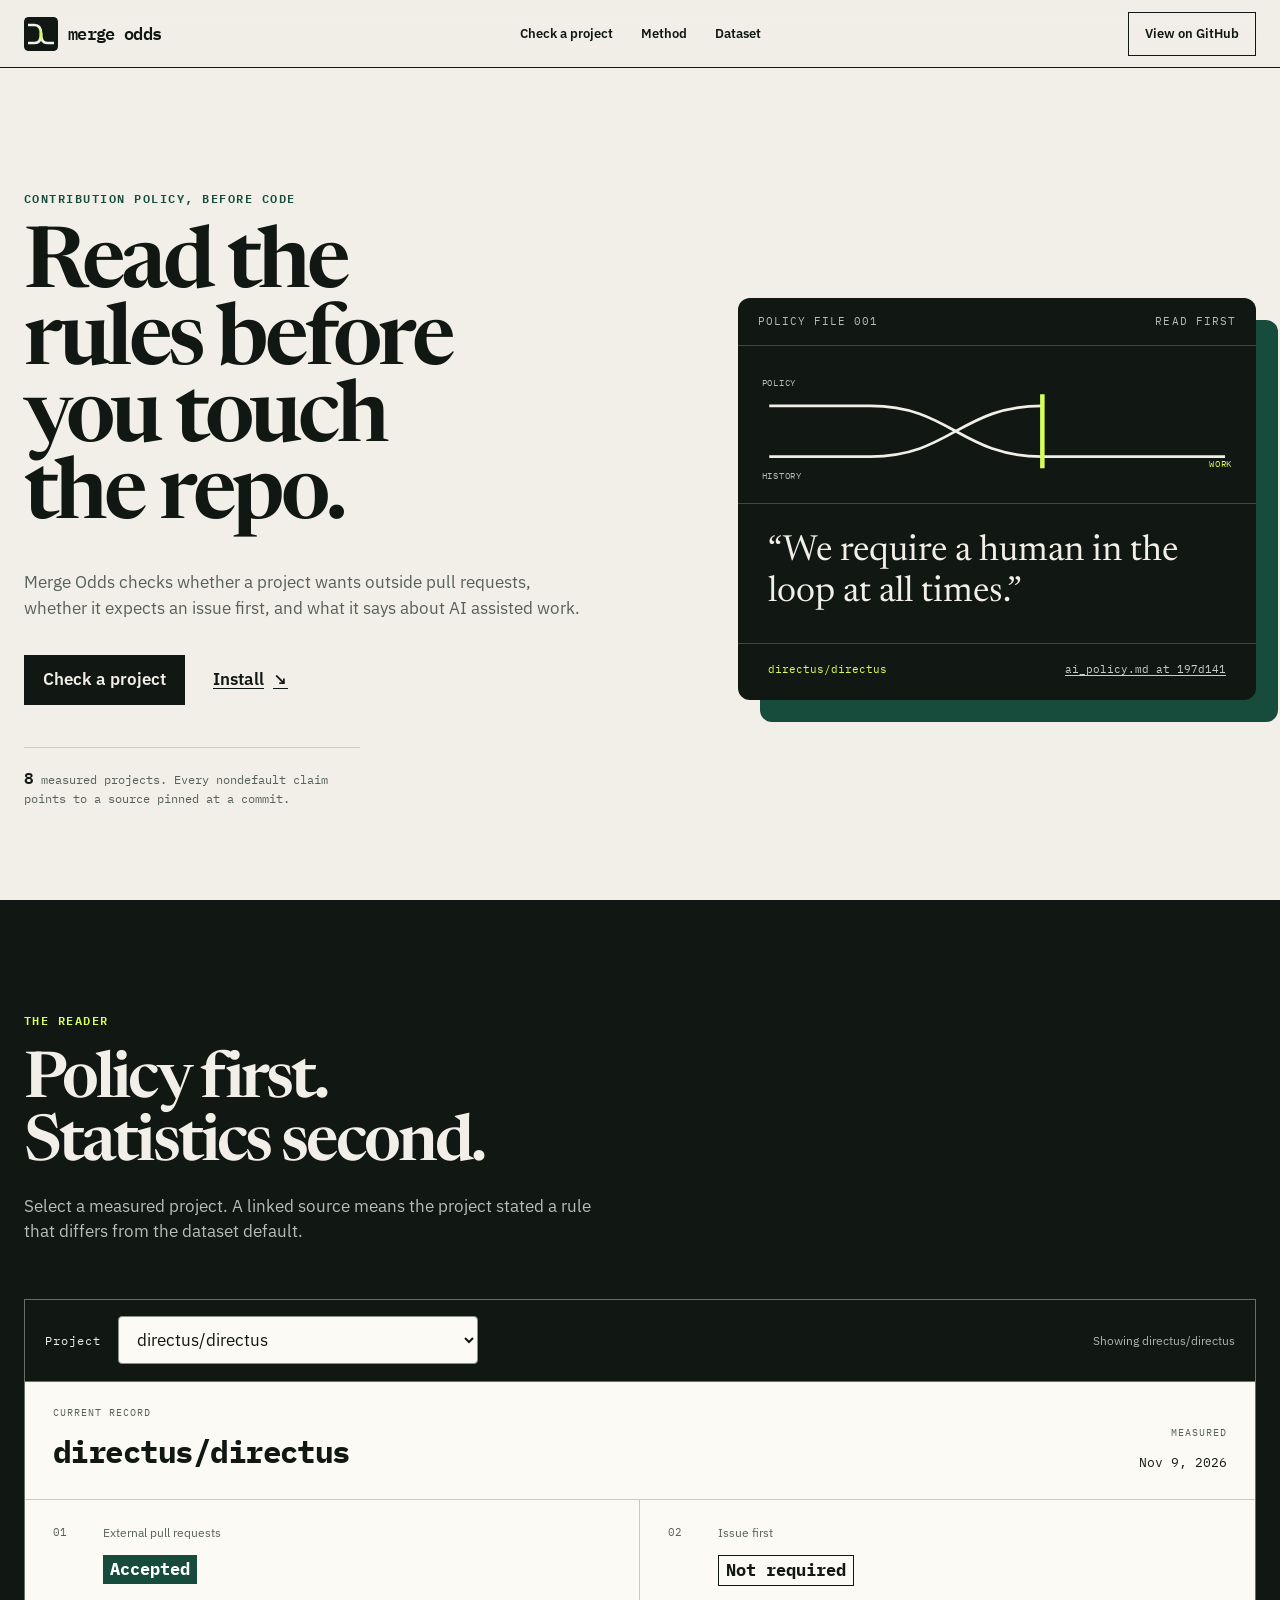
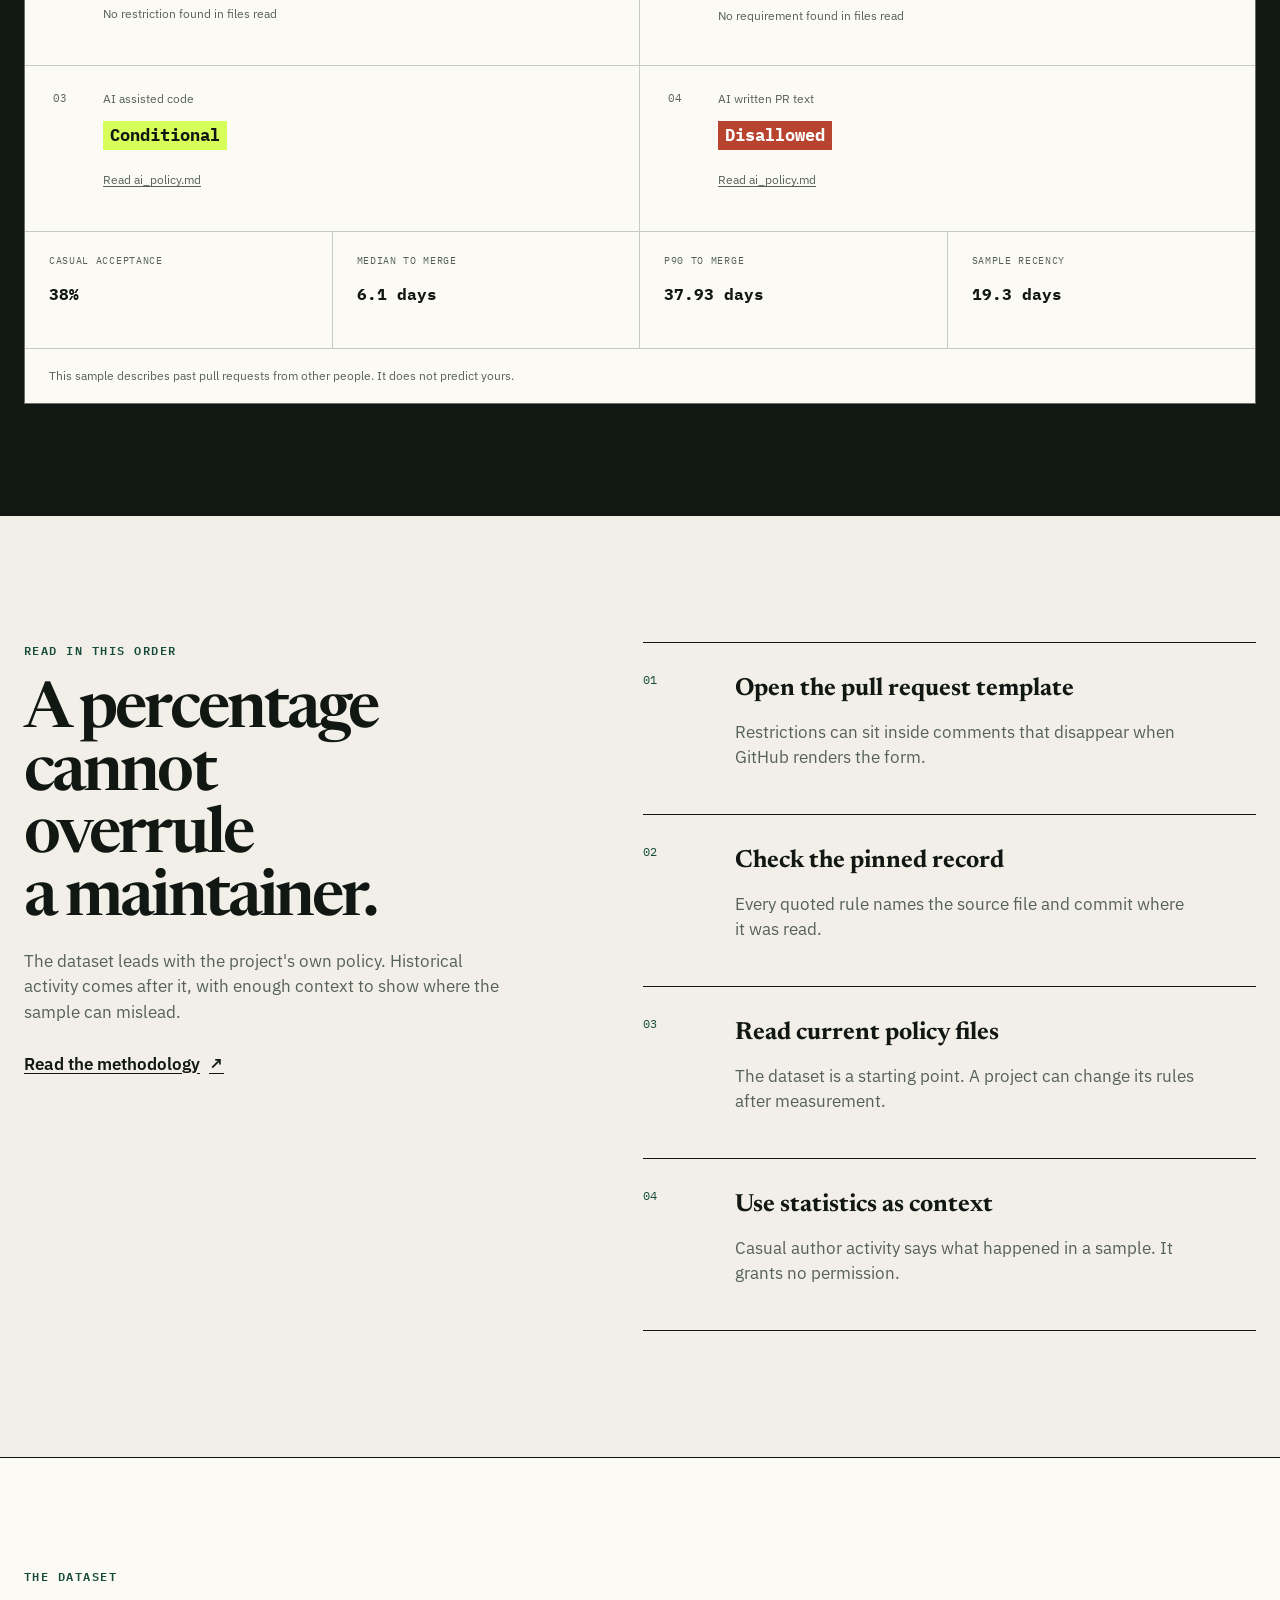
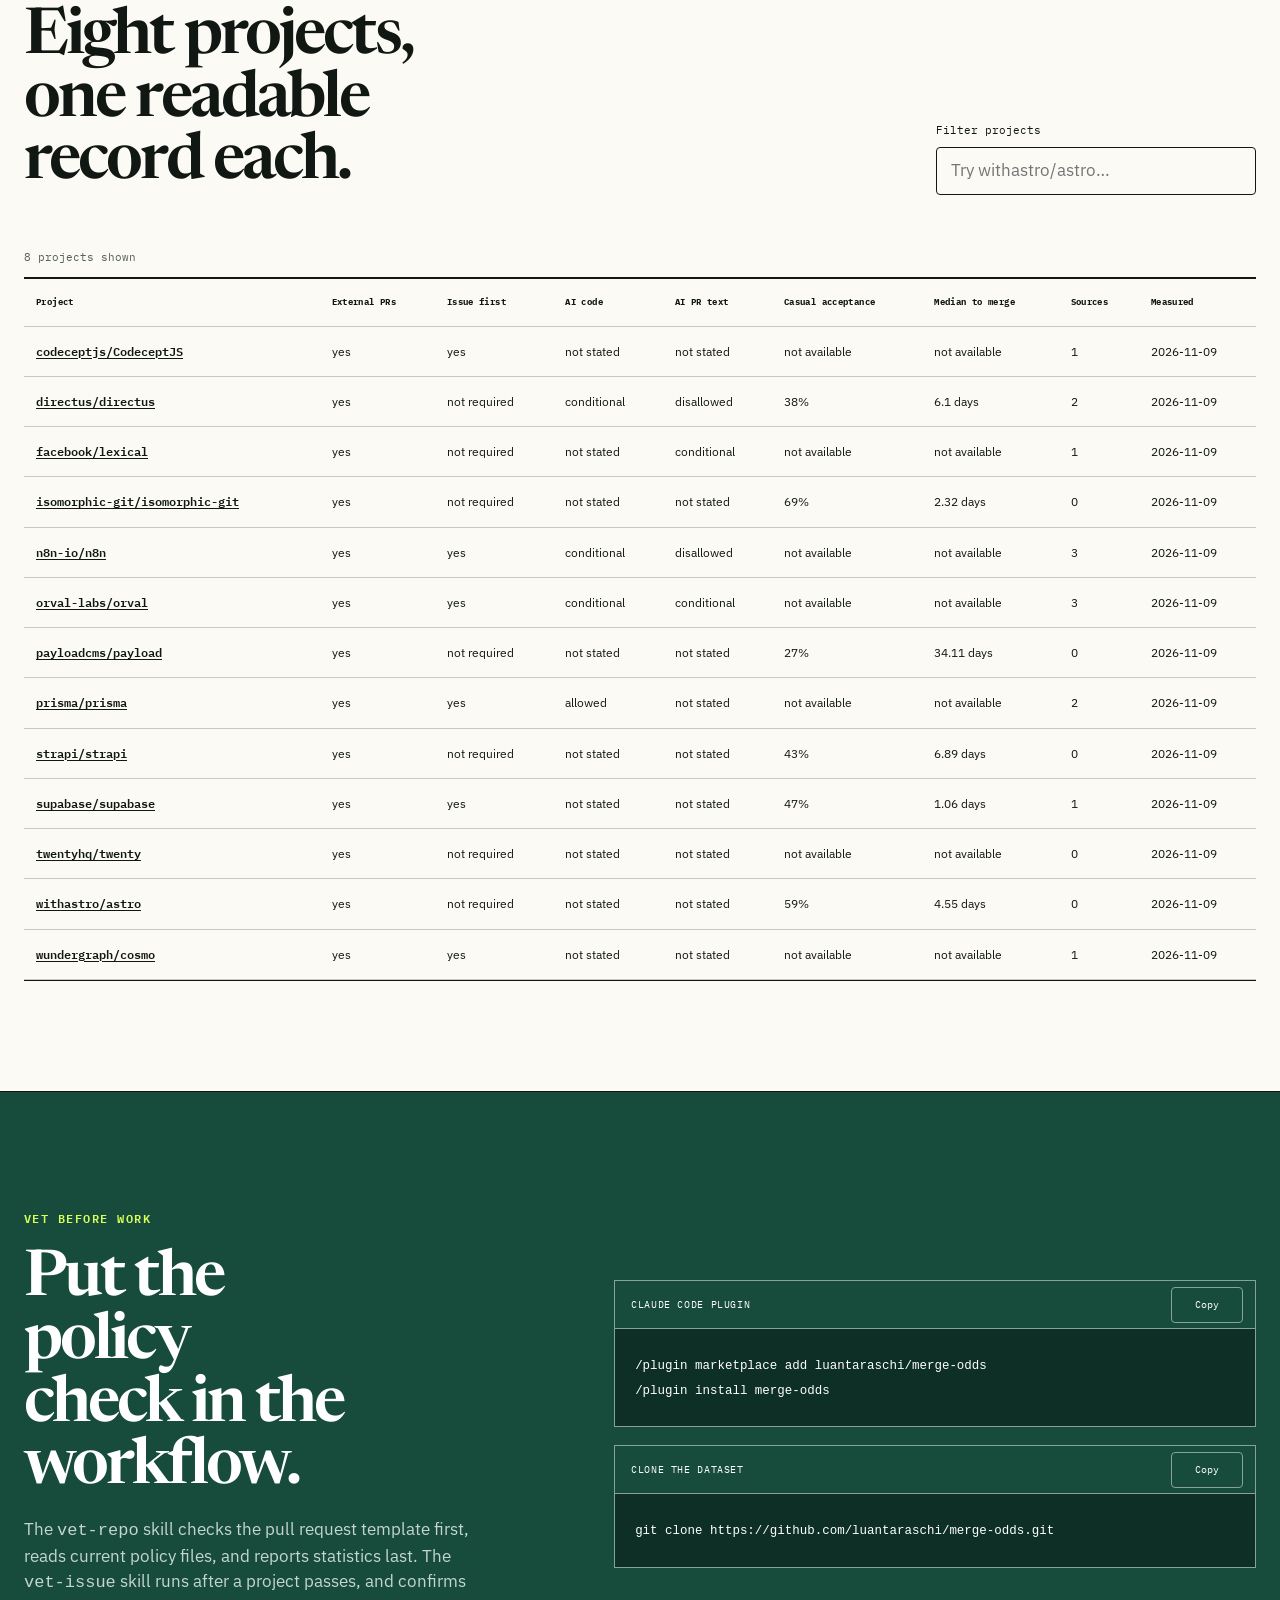
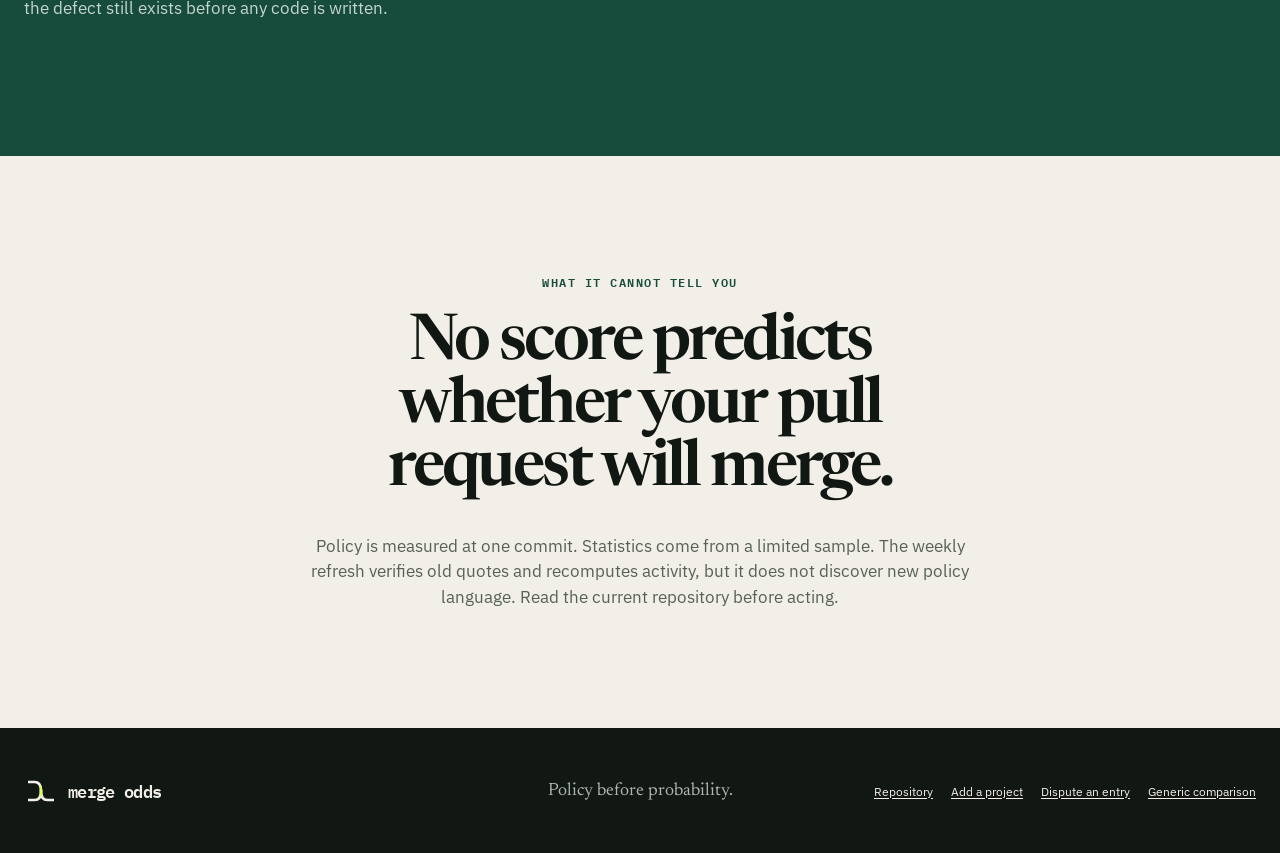
<file: site/index.html>
<!doctype html>
<html lang="en">
<head>
  <meta charset="utf-8">
  <meta name="viewport" content="width=device-width, initial-scale=1">
  <title>Merge Odds | Read the rules before you touch the repo</title>
  <meta name="description" content="Check whether an open source project accepts outside pull requests and read its contribution rules before work begins.">
  <meta name="theme-color" content="#f1efe7">
  <meta property="og:title" content="Merge Odds">
  <meta property="og:description" content="Read the rules before you touch the repo.">
  <meta property="og:type" content="website">
  <meta property="og:url" content="https://luantaraschi.github.io/merge-odds/">
  <meta property="og:image" content="https://luantaraschi.github.io/merge-odds/og.png">
  <link rel="icon" href="mark.svg" type="image/svg+xml">
  <link rel="preconnect" href="https://fonts.googleapis.com">
  <link rel="preconnect" href="https://fonts.gstatic.com" crossorigin>
  <link href="https://fonts.googleapis.com/css2?family=IBM+Plex+Mono:wght@400;500;600&amp;family=IBM+Plex+Sans:wght@400;500;600&amp;family=Newsreader:opsz,wght@6..72,500;6..72,650&amp;display=swap" rel="stylesheet">
  <link rel="stylesheet" href="styles.css">
  <script src="app.js" defer></script>
</head>
<body>
  <a class="skip-link" href="#main">Skip to content</a>
  <header class="site-header">
    <a class="brand" href="#top" aria-label="Merge Odds home">
      <img src="mark.svg" alt="" width="34" height="34">
      <span translate="no">merge odds</span>
    </a>
    <nav aria-label="Primary navigation">
      <a href="#reader">Check a project</a>
      <a href="#method">Method</a>
      <a href="#dataset">Dataset</a>
    </nav>
    <a class="header-action" href="https://github.com/luantaraschi/merge-odds">View on GitHub</a>
  </header>

  <main id="main">
    <section class="hero" id="top">
      <div class="hero-copy">
        <p class="eyebrow">CONTRIBUTION POLICY, BEFORE CODE</p>
        <h1>Read the rules before you touch the repo.</h1>
        <p class="hero-lede">Merge Odds checks whether a project wants outside pull requests, whether it expects an issue first, and what it says about AI assisted work.</p>
        <div class="hero-actions">
          <a class="button button-primary" href="#reader">Check a project</a>
          <a class="text-link" href="#install">Install <span aria-hidden="true">↘</span></a>
        </div>
        <p class="scope-note"><span>8</span> measured projects. Every nondefault claim points to a source pinned at a commit.</p>
      </div>

      <div class="case-file" aria-label="Example policy case file">
        <div class="case-file-head">
          <span>POLICY FILE 001</span>
          <span>READ FIRST</span>
        </div>
        <div class="case-route" aria-hidden="true">
          <svg viewBox="0 0 520 100" focusable="false">
            <path d="M8 22h112c88 0 100 56 190 56h202"/>
            <path d="M8 78h112c88 0 100-56 190-56"/>
            <path class="gate-line" d="M310 9v82"/>
          </svg>
          <span class="route-label route-policy">POLICY</span>
          <span class="route-label route-history">HISTORY</span>
          <span class="route-label route-work">WORK</span>
        </div>
        <blockquote>
          “We require a human in the loop at all times.”
        </blockquote>
        <div class="case-source">
          <span>directus/directus</span>
          <a href="https://github.com/directus/directus/blob/197d141ad92c659a8d89a29fe58b9618ed9863e2/ai_policy.md#L19">ai_policy.md at 197d141</a>
        </div>
      </div>
    </section>

    <section class="reader-section" id="reader" aria-labelledby="reader-title">
      <div class="section-heading">
        <p class="eyebrow">THE READER</p>
        <h2 id="reader-title">Policy first. Statistics second.</h2>
        <p>Select a measured project. A linked source means the project stated a rule that differs from the dataset default.</p>
      </div>

      <div class="reader-shell">
        <div class="reader-toolbar">
          <label for="repo-select">Project</label>
          <select id="repo-select" name="repo">
            <option value="codeceptjs/CodeceptJS">codeceptjs/CodeceptJS</option>
<option value="directus/directus">directus/directus</option>
<option value="facebook/lexical">facebook/lexical</option>
<option value="isomorphic-git/isomorphic-git">isomorphic-git/isomorphic-git</option>
<option value="n8n-io/n8n">n8n-io/n8n</option>
<option value="orval-labs/orval">orval-labs/orval</option>
<option value="payloadcms/payload">payloadcms/payload</option>
<option value="prisma/prisma">prisma/prisma</option>
<option value="strapi/strapi">strapi/strapi</option>
<option value="supabase/supabase">supabase/supabase</option>
<option value="twentyhq/twenty">twentyhq/twenty</option>
<option value="withastro/astro">withastro/astro</option>
<option value="wundergraph/cosmo">wundergraph/cosmo</option>
          </select>
          <p id="reader-status" class="reader-status" aria-live="polite">Showing directus/directus</p>
        </div>

        <article class="policy-reader" id="policy-reader" data-repo="directus/directus">
          <header class="policy-reader-head">
            <div>
              <p class="record-label">CURRENT RECORD</p>
              <h3 id="record-repo">directus/directus</h3>
            </div>
            <div class="record-date">
              <span>MEASURED</span>
              <time id="record-date" datetime="2026-08-07">2026.08.07</time>
            </div>
          </header>

          <div class="policy-grid" id="policy-grid">
            <div class="policy-item is-open">
              <span class="policy-index">01</span>
              <div><span class="policy-question">External pull requests</span><strong>Accepted</strong><small>No restriction found in files read</small></div>
            </div>
            <div class="policy-item is-neutral">
              <span class="policy-index">02</span>
              <div><span class="policy-question">Issue first</span><strong>Not required</strong><small>No requirement found in files read</small></div>
            </div>
            <div class="policy-item is-caution">
              <span class="policy-index">03</span>
              <div><span class="policy-question">AI assisted code</span><strong>Conditional</strong><a href="https://github.com/directus/directus/blob/197d141ad92c659a8d89a29fe58b9618ed9863e2/ai_policy.md#L21-L22">Read ai_policy.md</a></div>
            </div>
            <div class="policy-item is-stop">
              <span class="policy-index">04</span>
              <div><span class="policy-question">AI written PR text</span><strong>Disallowed</strong><a href="https://github.com/directus/directus/blob/197d141ad92c659a8d89a29fe58b9618ed9863e2/ai_policy.md#L29-L30">Read ai_policy.md</a></div>
            </div>
          </div>

          <div class="stats-strip" id="stats-strip" aria-label="Historical sample">
            <div><span>CASUAL ACCEPTANCE</span><strong>33%</strong></div>
            <div><span>MEDIAN TO MERGE</span><strong>4.09 days</strong></div>
            <div><span>P90 TO MERGE</span><strong>49.65 days</strong></div>
            <div><span>SAMPLE RECENCY</span><strong>51.45 days</strong></div>
          </div>
          <p class="stats-warning">This sample describes past pull requests from other people. It does not predict yours.</p>
        </article>
      </div>
    </section>

    <section class="method-section" id="method" aria-labelledby="method-title">
      <div class="method-intro">
        <p class="eyebrow">READ IN THIS ORDER</p>
        <h2 id="method-title">A percentage cannot overrule a maintainer.</h2>
        <p>The dataset leads with the project's own policy. Historical activity comes after it, with enough context to show where the sample can mislead.</p>
        <a class="text-link" href="https://github.com/luantaraschi/merge-odds/blob/main/METHODOLOGY.md">Read the methodology <span aria-hidden="true">↗</span></a>
      </div>
      <ol class="method-list">
        <li><span>01</span><div><h3>Open the pull request template</h3><p>Restrictions can sit inside comments that disappear when GitHub renders the form.</p></div></li>
        <li><span>02</span><div><h3>Check the pinned record</h3><p>Every quoted rule names the source file and commit where it was read.</p></div></li>
        <li><span>03</span><div><h3>Read current policy files</h3><p>The dataset is a starting point. A project can change its rules after measurement.</p></div></li>
        <li><span>04</span><div><h3>Use statistics as context</h3><p>Casual author activity says what happened in a sample. It grants no permission.</p></div></li>
      </ol>
    </section>

    <section class="dataset-section" id="dataset" aria-labelledby="dataset-title">
      <div class="section-heading dataset-heading">
        <div>
          <p class="eyebrow">THE DATASET</p>
          <h2 id="dataset-title">Eight projects, one readable record each.</h2>
        </div>
        <div class="search-field">
          <label for="dataset-search">Filter projects</label>
          <input id="dataset-search" name="project-filter" type="search" placeholder="Try withastro/astro…" autocomplete="off" spellcheck="false">
        </div>
      </div>
      <p id="filter-status" class="filter-status" aria-live="polite">8 projects shown</p>
      <div class="table-wrap" tabindex="0" aria-label="Measured repositories, horizontally scrollable on small screens">
        <table>
          <thead>
            <tr>
              <th scope="col">Project</th>
              <th scope="col">External PRs</th>
              <th scope="col">Issue first</th>
              <th scope="col">AI code</th>
              <th scope="col">AI PR text</th>
              <th scope="col">Casual acceptance</th>
              <th scope="col">Median to merge</th>
              <th scope="col">Sources</th>
              <th scope="col">Measured</th>
            </tr>
          </thead>
          <tbody>
            <tr data-repo="codeceptjs/codeceptjs"><td data-label="Project"><a href="https://github.com/codeceptjs/CodeceptJS">codeceptjs/CodeceptJS</a></td><td data-label="External PRs">yes</td><td data-label="Issue first">yes</td><td data-label="AI code">not stated</td><td data-label="AI PR text">not stated</td><td data-label="Casual acceptance">not available</td><td data-label="Median to merge">not available</td><td data-label="Sources">1</td><td data-label="Measured">2026-11-09</td></tr>
<tr data-repo="directus/directus"><td data-label="Project"><a href="https://github.com/directus/directus">directus/directus</a></td><td data-label="External PRs">yes</td><td data-label="Issue first">not required</td><td data-label="AI code">conditional</td><td data-label="AI PR text">disallowed</td><td data-label="Casual acceptance">38%</td><td data-label="Median to merge">6.1 days</td><td data-label="Sources">2</td><td data-label="Measured">2026-11-09</td></tr>
<tr data-repo="facebook/lexical"><td data-label="Project"><a href="https://github.com/facebook/lexical">facebook/lexical</a></td><td data-label="External PRs">yes</td><td data-label="Issue first">not required</td><td data-label="AI code">not stated</td><td data-label="AI PR text">conditional</td><td data-label="Casual acceptance">not available</td><td data-label="Median to merge">not available</td><td data-label="Sources">1</td><td data-label="Measured">2026-11-09</td></tr>
<tr data-repo="isomorphic-git/isomorphic-git"><td data-label="Project"><a href="https://github.com/isomorphic-git/isomorphic-git">isomorphic-git/isomorphic-git</a></td><td data-label="External PRs">yes</td><td data-label="Issue first">not required</td><td data-label="AI code">not stated</td><td data-label="AI PR text">not stated</td><td data-label="Casual acceptance">69%</td><td data-label="Median to merge">2.32 days</td><td data-label="Sources">0</td><td data-label="Measured">2026-11-09</td></tr>
<tr data-repo="n8n-io/n8n"><td data-label="Project"><a href="https://github.com/n8n-io/n8n">n8n-io/n8n</a></td><td data-label="External PRs">yes</td><td data-label="Issue first">yes</td><td data-label="AI code">conditional</td><td data-label="AI PR text">disallowed</td><td data-label="Casual acceptance">not available</td><td data-label="Median to merge">not available</td><td data-label="Sources">3</td><td data-label="Measured">2026-11-09</td></tr>
<tr data-repo="orval-labs/orval"><td data-label="Project"><a href="https://github.com/orval-labs/orval">orval-labs/orval</a></td><td data-label="External PRs">yes</td><td data-label="Issue first">yes</td><td data-label="AI code">conditional</td><td data-label="AI PR text">conditional</td><td data-label="Casual acceptance">not available</td><td data-label="Median to merge">not available</td><td data-label="Sources">3</td><td data-label="Measured">2026-11-09</td></tr>
<tr data-repo="payloadcms/payload"><td data-label="Project"><a href="https://github.com/payloadcms/payload">payloadcms/payload</a></td><td data-label="External PRs">yes</td><td data-label="Issue first">not required</td><td data-label="AI code">not stated</td><td data-label="AI PR text">not stated</td><td data-label="Casual acceptance">27%</td><td data-label="Median to merge">34.11 days</td><td data-label="Sources">0</td><td data-label="Measured">2026-11-09</td></tr>
<tr data-repo="prisma/prisma"><td data-label="Project"><a href="https://github.com/prisma/prisma">prisma/prisma</a></td><td data-label="External PRs">yes</td><td data-label="Issue first">yes</td><td data-label="AI code">allowed</td><td data-label="AI PR text">not stated</td><td data-label="Casual acceptance">not available</td><td data-label="Median to merge">not available</td><td data-label="Sources">2</td><td data-label="Measured">2026-11-09</td></tr>
<tr data-repo="strapi/strapi"><td data-label="Project"><a href="https://github.com/strapi/strapi">strapi/strapi</a></td><td data-label="External PRs">yes</td><td data-label="Issue first">not required</td><td data-label="AI code">not stated</td><td data-label="AI PR text">not stated</td><td data-label="Casual acceptance">43%</td><td data-label="Median to merge">6.89 days</td><td data-label="Sources">0</td><td data-label="Measured">2026-11-09</td></tr>
<tr data-repo="supabase/supabase"><td data-label="Project"><a href="https://github.com/supabase/supabase">supabase/supabase</a></td><td data-label="External PRs">yes</td><td data-label="Issue first">yes</td><td data-label="AI code">not stated</td><td data-label="AI PR text">not stated</td><td data-label="Casual acceptance">47%</td><td data-label="Median to merge">1.06 days</td><td data-label="Sources">1</td><td data-label="Measured">2026-11-09</td></tr>
<tr data-repo="twentyhq/twenty"><td data-label="Project"><a href="https://github.com/twentyhq/twenty">twentyhq/twenty</a></td><td data-label="External PRs">yes</td><td data-label="Issue first">not required</td><td data-label="AI code">not stated</td><td data-label="AI PR text">not stated</td><td data-label="Casual acceptance">not available</td><td data-label="Median to merge">not available</td><td data-label="Sources">0</td><td data-label="Measured">2026-11-09</td></tr>
<tr data-repo="withastro/astro"><td data-label="Project"><a href="https://github.com/withastro/astro">withastro/astro</a></td><td data-label="External PRs">yes</td><td data-label="Issue first">not required</td><td data-label="AI code">not stated</td><td data-label="AI PR text">not stated</td><td data-label="Casual acceptance">59%</td><td data-label="Median to merge">4.55 days</td><td data-label="Sources">0</td><td data-label="Measured">2026-11-09</td></tr>
<tr data-repo="wundergraph/cosmo"><td data-label="Project"><a href="https://github.com/wundergraph/cosmo">wundergraph/cosmo</a></td><td data-label="External PRs">yes</td><td data-label="Issue first">yes</td><td data-label="AI code">not stated</td><td data-label="AI PR text">not stated</td><td data-label="Casual acceptance">not available</td><td data-label="Median to merge">not available</td><td data-label="Sources">1</td><td data-label="Measured">2026-11-09</td></tr>
          </tbody>
        </table>
      </div>
      <noscript><p class="noscript-note">The complete table is visible above. Enable JavaScript only if you want filtering and the interactive reader.</p></noscript>
    </section>

    <section class="install-section" id="install" aria-labelledby="install-title">
      <div class="install-copy">
        <p class="eyebrow">VET BEFORE WORK</p>
        <h2 id="install-title">Put the policy check in the workflow.</h2>
        <p>The <code>vet-repo</code> skill checks the pull request template first, reads current policy files, and reports statistics last. The <code>vet-issue</code> skill runs after a project passes, and confirms the defect still exists before any code is written.</p>
      </div>
      <div class="command-stack">
        <div class="command-block">
          <div class="command-label"><span>CLAUDE CODE PLUGIN</span><button type="button" data-copy="/plugin marketplace add luantaraschi/merge-odds&#10;/plugin install merge-odds">Copy</button></div>
          <pre><code>/plugin marketplace add luantaraschi/merge-odds
/plugin install merge-odds</code></pre>
        </div>
        <div class="command-block">
          <div class="command-label"><span>CLONE THE DATASET</span><button type="button" data-copy="git clone https://github.com/luantaraschi/merge-odds.git">Copy</button></div>
          <pre><code>git clone https://github.com/luantaraschi/merge-odds.git</code></pre>
        </div>
        <p id="copy-status" class="sr-only" aria-live="polite"></p>
      </div>
    </section>

    <section class="limits-section" aria-labelledby="limits-title">
      <p class="eyebrow">WHAT IT CANNOT TELL YOU</p>
      <h2 id="limits-title">No score predicts whether your pull request will merge.</h2>
      <p>Policy is measured at one commit. Statistics come from a limited sample. The weekly refresh verifies old quotes and recomputes activity, but it does not discover new policy language. Read the current repository before acting.</p>
    </section>
  </main>

  <footer>
    <a class="brand footer-brand" href="#top"><img src="mark.svg" alt="" width="34" height="34"><span translate="no">merge odds</span></a>
    <p>Policy before probability.</p>
    <div>
      <a href="https://github.com/luantaraschi/merge-odds">Repository</a>
      <a href="https://github.com/luantaraschi/merge-odds/issues/new?template=add-repo.yml">Add a project</a>
      <a href="https://github.com/luantaraschi/merge-odds/issues/new?template=dispute.yml">Dispute an entry</a>
      <a href="generic/">Generic comparison</a>
    </div>
  </footer>
</body>
</html>
</file>
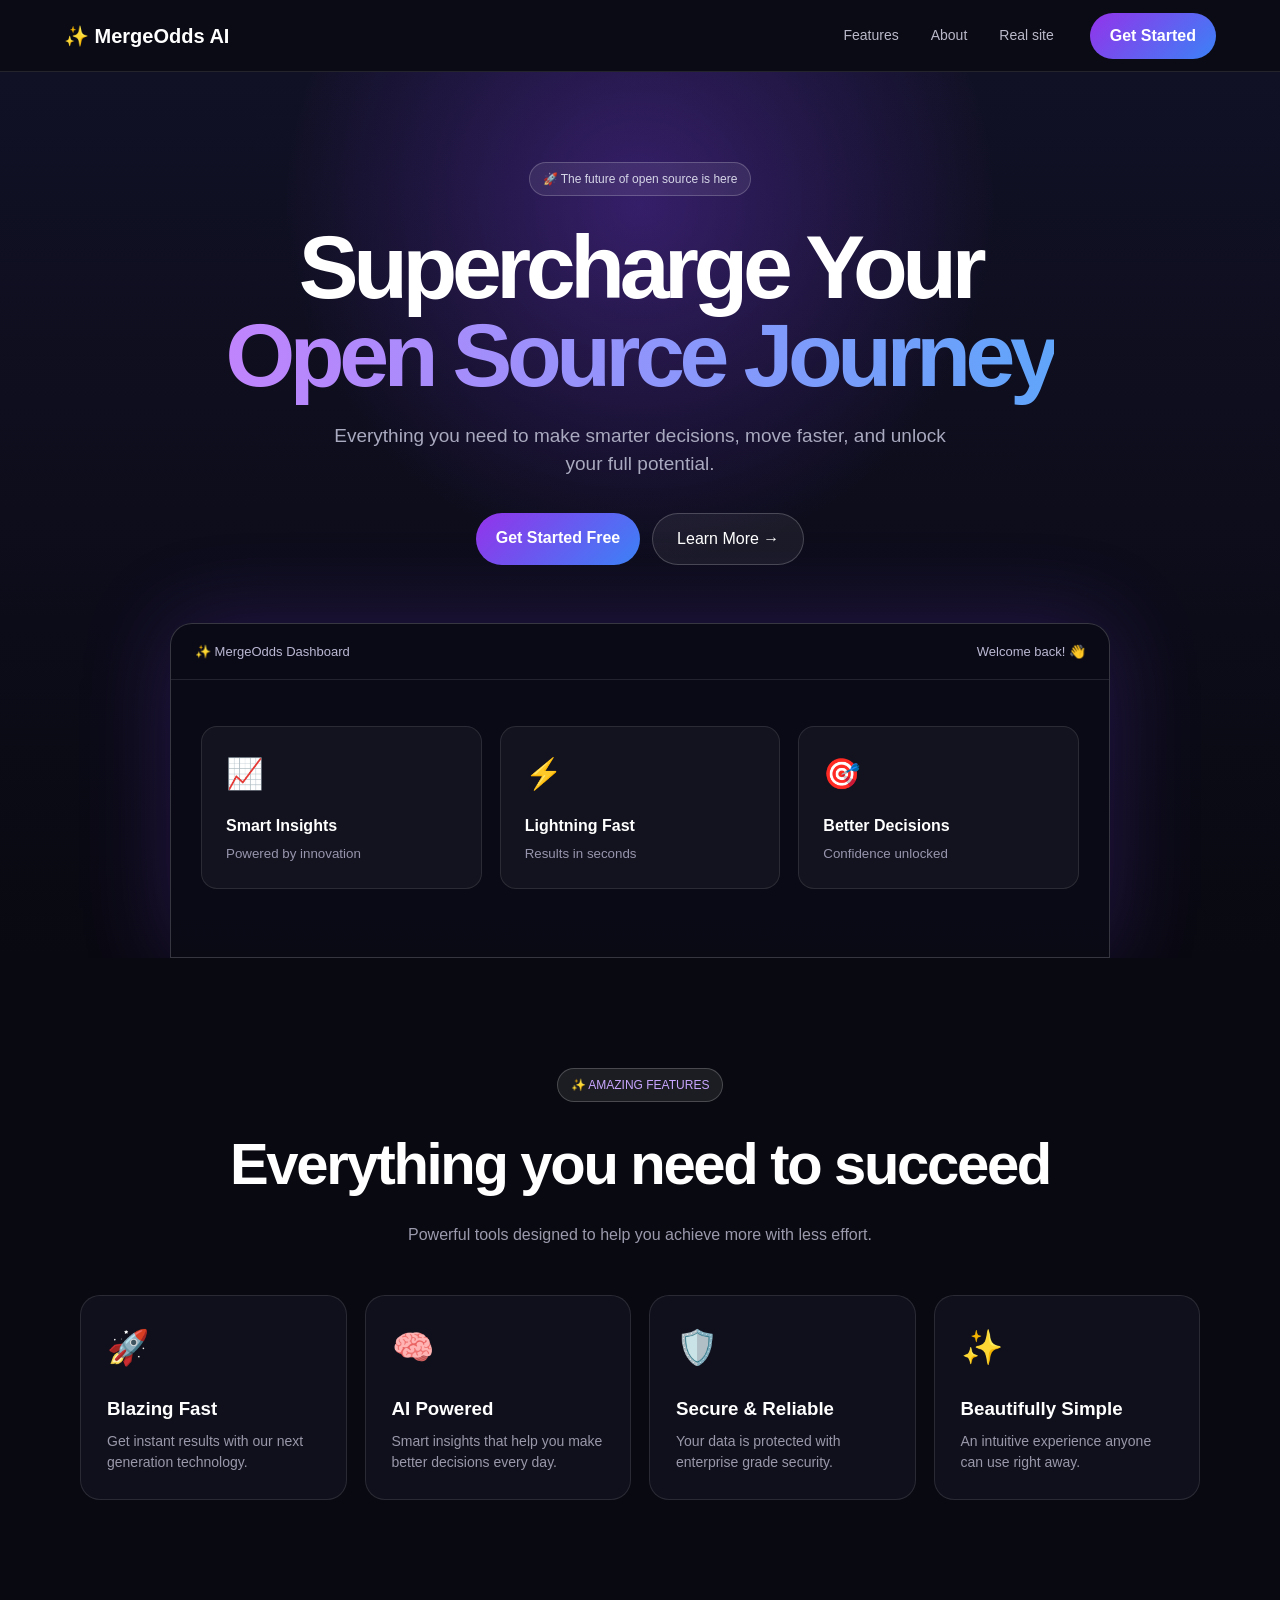
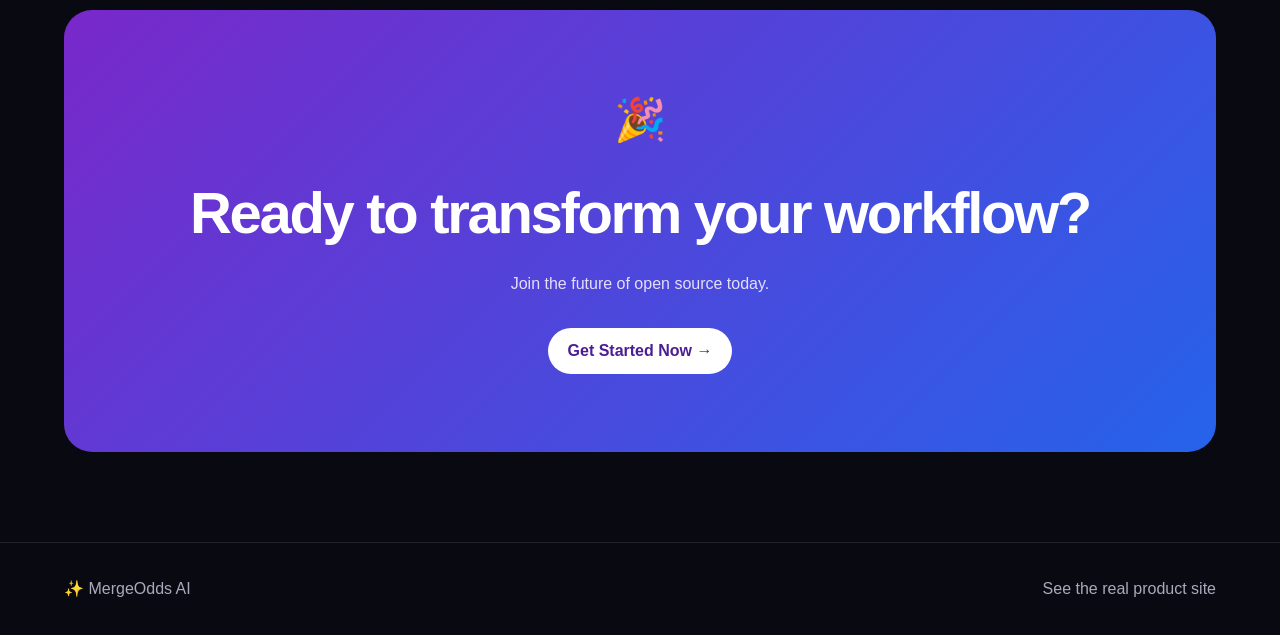
<file: site/generic/index.html>
<!doctype html>
<html lang="en">
<head>
  <meta charset="utf-8">
  <meta name="viewport" content="width=device-width, initial-scale=1">
  <title>MergeOdds AI | Generic demonstration</title>
  <meta name="description" content="An intentionally generic demonstration page used as the before state in a visual comparison.">
  <meta name="robots" content="noindex">
  <link rel="icon" href="../mark.svg" type="image/svg+xml">
  <link rel="stylesheet" href="styles.css">
</head>
<body>
  <header>
    <a class="logo" href="../">✨ MergeOdds AI</a>
    <nav aria-label="Primary navigation"><a href="#features">Features</a><a href="#about">About</a><a href="../">Real site</a></nav>
    <a class="nav-cta" href="../">Get Started</a>
  </header>

  <main>
    <section class="hero">
      <span class="badge">🚀 The future of open source is here</span>
      <h1>Supercharge Your<br><span>Open Source Journey</span></h1>
      <p>Everything you need to make smarter decisions, move faster, and unlock your full potential.</p>
      <div class="actions"><a class="primary" href="../">Get Started Free</a><a class="secondary" href="#features">Learn More →</a></div>
      <div class="dashboard">
        <div class="dash-head"><span>✨ MergeOdds Dashboard</span><span>Welcome back! 👋</span></div>
        <div class="dash-body">
          <div class="metric"><span>📈</span><strong>Smart Insights</strong><small>Powered by innovation</small></div>
          <div class="metric"><span>⚡</span><strong>Lightning Fast</strong><small>Results in seconds</small></div>
          <div class="metric"><span>🎯</span><strong>Better Decisions</strong><small>Confidence unlocked</small></div>
        </div>
      </div>
    </section>

    <section class="features" id="features">
      <span class="section-badge">✨ AMAZING FEATURES</span>
      <h2>Everything you need to succeed</h2>
      <p class="section-lede">Powerful tools designed to help you achieve more with less effort.</p>
      <div class="cards">
        <article><span>🚀</span><h3>Blazing Fast</h3><p>Get instant results with our next generation technology.</p></article>
        <article><span>🧠</span><h3>AI Powered</h3><p>Smart insights that help you make better decisions every day.</p></article>
        <article><span>🛡️</span><h3>Secure &amp; Reliable</h3><p>Your data is protected with enterprise grade security.</p></article>
        <article><span>✨</span><h3>Beautifully Simple</h3><p>An intuitive experience anyone can use right away.</p></article>
      </div>
    </section>

    <section class="cta" id="about"><span>🎉</span><h2>Ready to transform your workflow?</h2><p>Join the future of open source today.</p><a href="../">Get Started Now →</a></section>
  </main>

  <footer><span>✨ MergeOdds AI</span><a href="../">See the real product site</a></footer>
</body>
</html>
</file>
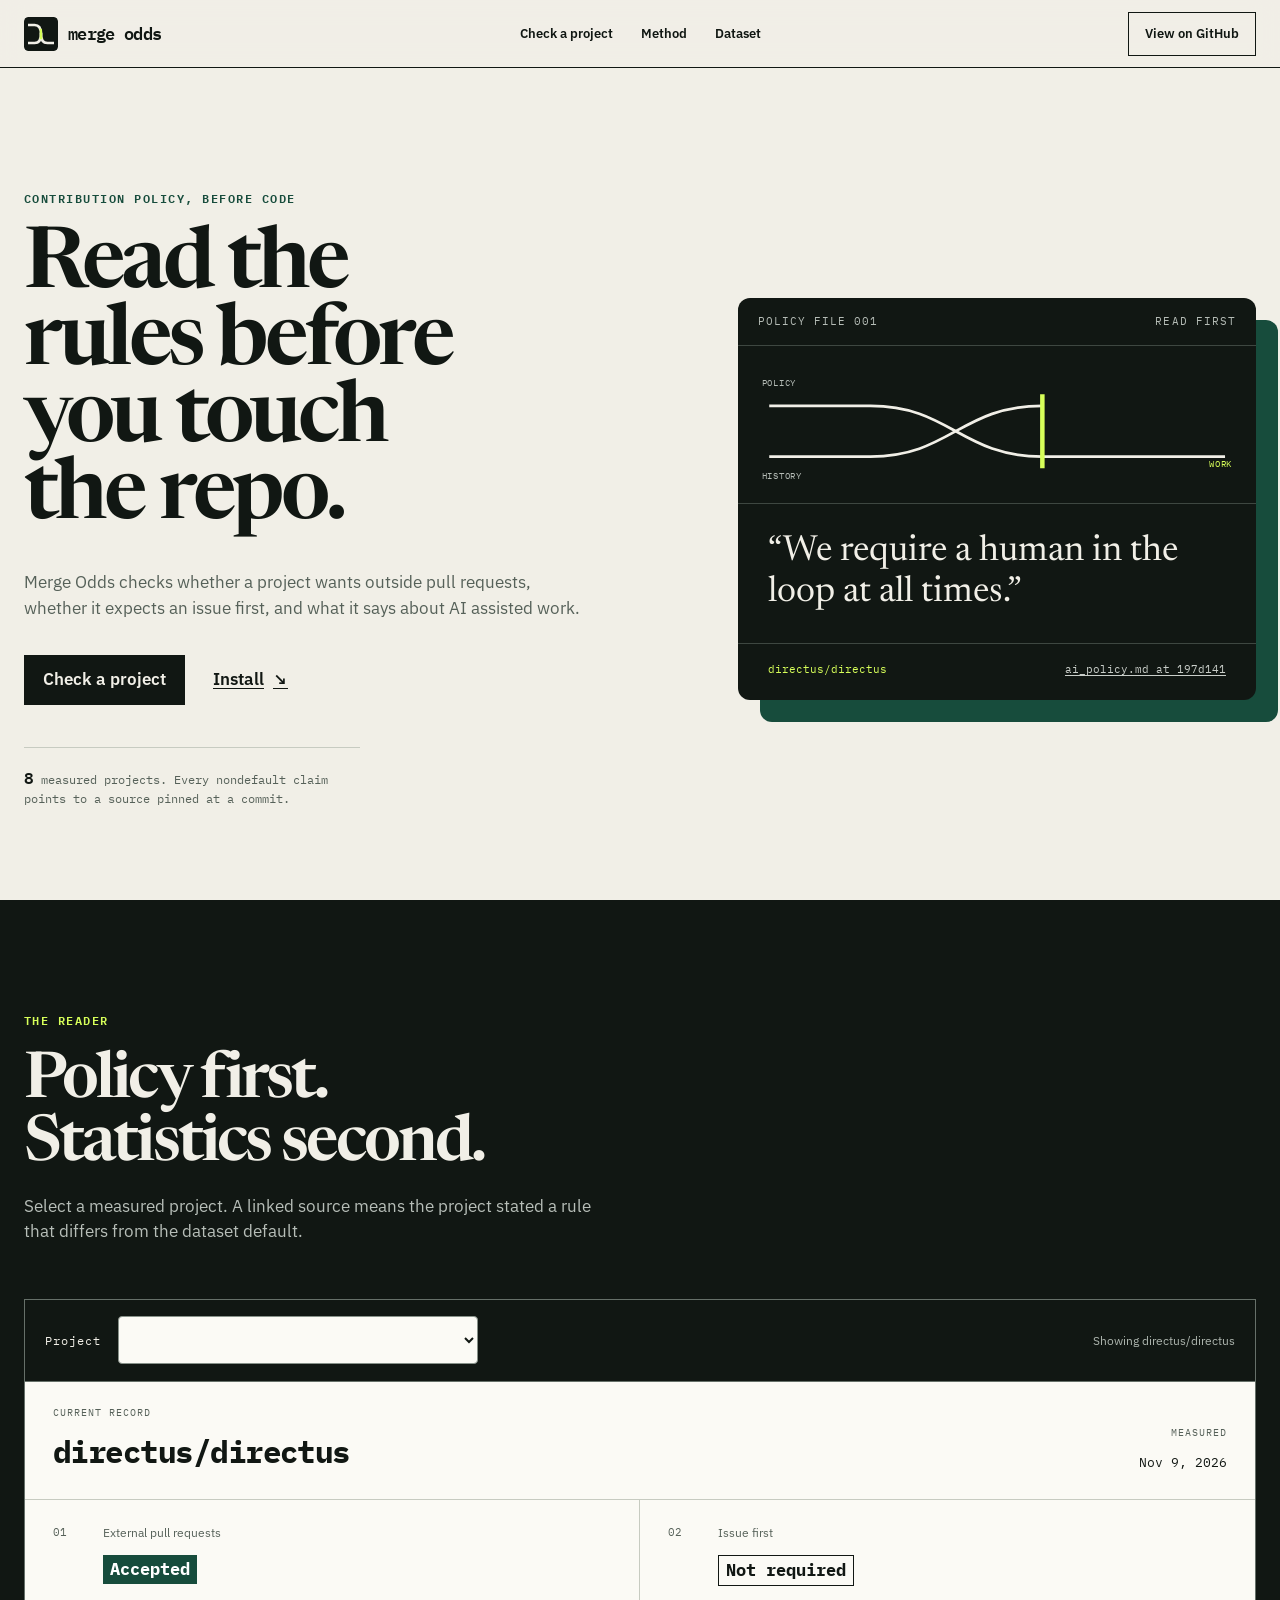
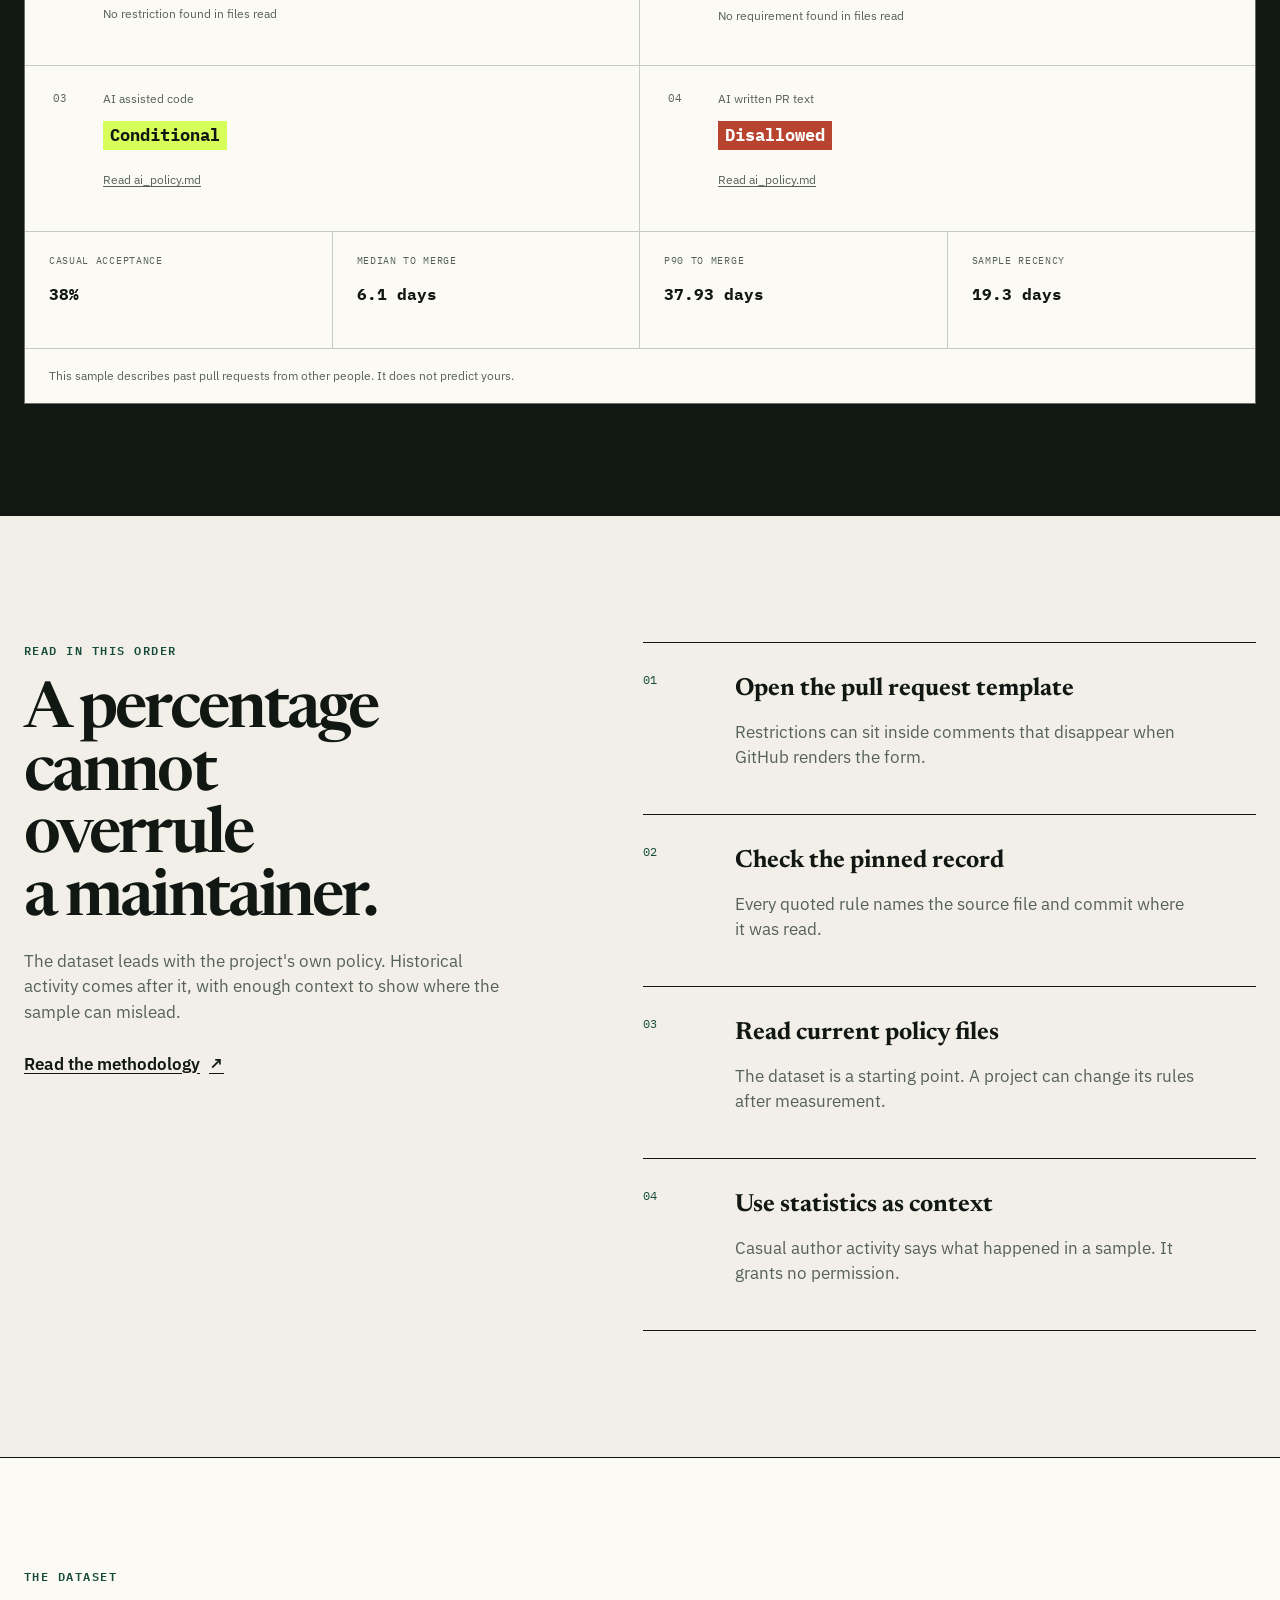
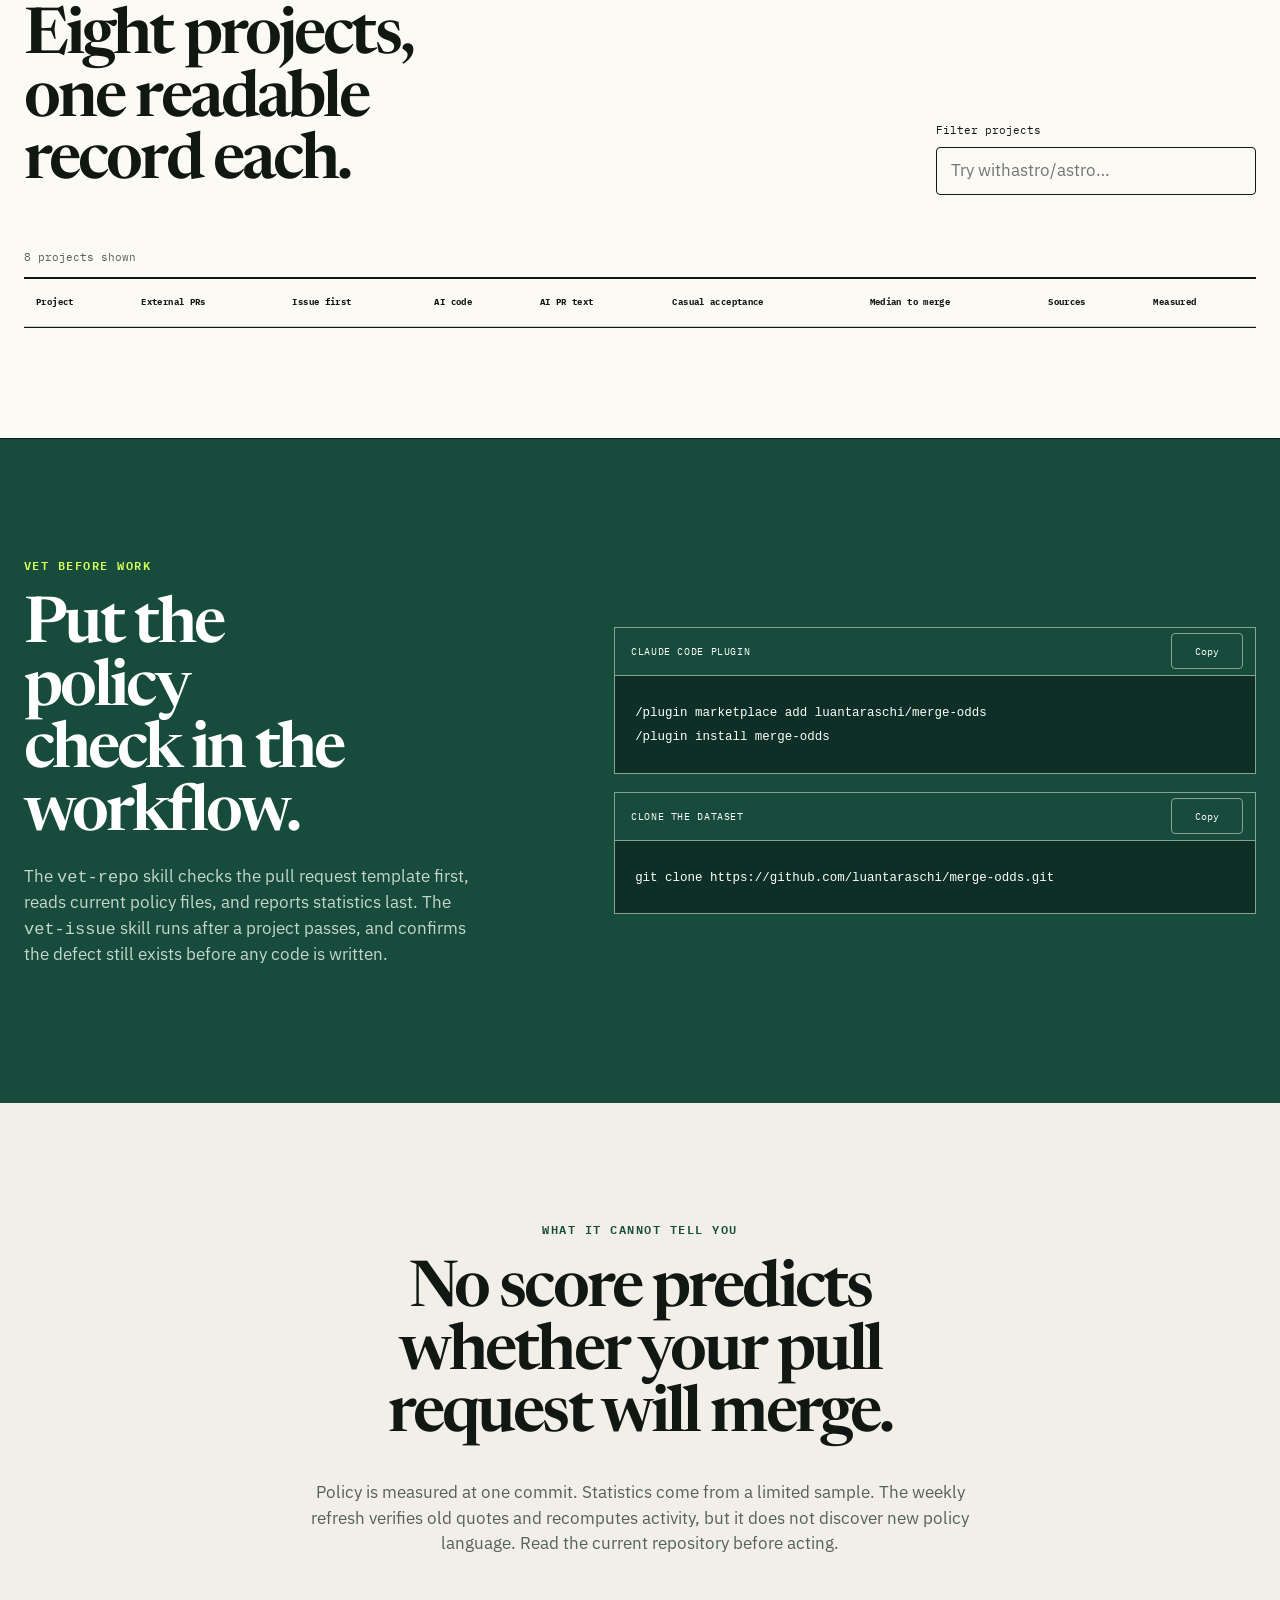
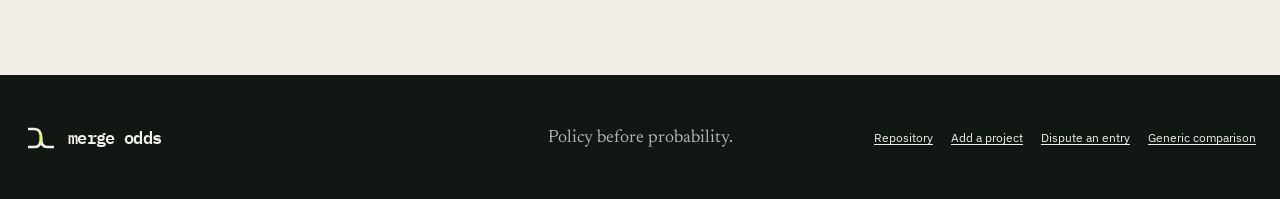
<file: site/index.template.html>
<!doctype html>
<html lang="en">
<head>
  <meta charset="utf-8">
  <meta name="viewport" content="width=device-width, initial-scale=1">
  <title>Merge Odds | Read the rules before you touch the repo</title>
  <meta name="description" content="Check whether an open source project accepts outside pull requests and read its contribution rules before work begins.">
  <meta name="theme-color" content="#f1efe7">
  <meta property="og:title" content="Merge Odds">
  <meta property="og:description" content="Read the rules before you touch the repo.">
  <meta property="og:type" content="website">
  <meta property="og:url" content="https://luantaraschi.github.io/merge-odds/">
  <meta property="og:image" content="https://luantaraschi.github.io/merge-odds/og.png">
  <link rel="icon" href="mark.svg" type="image/svg+xml">
  <link rel="preconnect" href="https://fonts.googleapis.com">
  <link rel="preconnect" href="https://fonts.gstatic.com" crossorigin>
  <link href="https://fonts.googleapis.com/css2?family=IBM+Plex+Mono:wght@400;500;600&amp;family=IBM+Plex+Sans:wght@400;500;600&amp;family=Newsreader:opsz,wght@6..72,500;6..72,650&amp;display=swap" rel="stylesheet">
  <link rel="stylesheet" href="styles.css">
  <script src="app.js" defer></script>
</head>
<body>
  <a class="skip-link" href="#main">Skip to content</a>
  <header class="site-header">
    <a class="brand" href="#top" aria-label="Merge Odds home">
      <img src="mark.svg" alt="" width="34" height="34">
      <span translate="no">merge odds</span>
    </a>
    <nav aria-label="Primary navigation">
      <a href="#reader">Check a project</a>
      <a href="#method">Method</a>
      <a href="#dataset">Dataset</a>
    </nav>
    <a class="header-action" href="https://github.com/luantaraschi/merge-odds">View on GitHub</a>
  </header>

  <main id="main">
    <section class="hero" id="top">
      <div class="hero-copy">
        <p class="eyebrow">CONTRIBUTION POLICY, BEFORE CODE</p>
        <h1>Read the rules before you touch the repo.</h1>
        <p class="hero-lede">Merge Odds checks whether a project wants outside pull requests, whether it expects an issue first, and what it says about AI assisted work.</p>
        <div class="hero-actions">
          <a class="button button-primary" href="#reader">Check a project</a>
          <a class="text-link" href="#install">Install <span aria-hidden="true">↘</span></a>
        </div>
        <p class="scope-note"><span>8</span> measured projects. Every nondefault claim points to a source pinned at a commit.</p>
      </div>

      <div class="case-file" aria-label="Example policy case file">
        <div class="case-file-head">
          <span>POLICY FILE 001</span>
          <span>READ FIRST</span>
        </div>
        <div class="case-route" aria-hidden="true">
          <svg viewBox="0 0 520 100" focusable="false">
            <path d="M8 22h112c88 0 100 56 190 56h202"/>
            <path d="M8 78h112c88 0 100-56 190-56"/>
            <path class="gate-line" d="M310 9v82"/>
          </svg>
          <span class="route-label route-policy">POLICY</span>
          <span class="route-label route-history">HISTORY</span>
          <span class="route-label route-work">WORK</span>
        </div>
        <blockquote>
          “We require a human in the loop at all times.”
        </blockquote>
        <div class="case-source">
          <span>directus/directus</span>
          <a href="https://github.com/directus/directus/blob/197d141ad92c659a8d89a29fe58b9618ed9863e2/ai_policy.md#L19">ai_policy.md at 197d141</a>
        </div>
      </div>
    </section>

    <section class="reader-section" id="reader" aria-labelledby="reader-title">
      <div class="section-heading">
        <p class="eyebrow">THE READER</p>
        <h2 id="reader-title">Policy first. Statistics second.</h2>
        <p>Select a measured project. A linked source means the project stated a rule that differs from the dataset default.</p>
      </div>

      <div class="reader-shell">
        <div class="reader-toolbar">
          <label for="repo-select">Project</label>
          <select id="repo-select" name="repo">
            <!-- merge-odds:repo-options -->
          </select>
          <p id="reader-status" class="reader-status" aria-live="polite">Showing directus/directus</p>
        </div>

        <article class="policy-reader" id="policy-reader" data-repo="directus/directus">
          <header class="policy-reader-head">
            <div>
              <p class="record-label">CURRENT RECORD</p>
              <h3 id="record-repo">directus/directus</h3>
            </div>
            <div class="record-date">
              <span>MEASURED</span>
              <time id="record-date" datetime="2026-08-07">2026.08.07</time>
            </div>
          </header>

          <div class="policy-grid" id="policy-grid">
            <div class="policy-item is-open">
              <span class="policy-index">01</span>
              <div><span class="policy-question">External pull requests</span><strong>Accepted</strong><small>No restriction found in files read</small></div>
            </div>
            <div class="policy-item is-neutral">
              <span class="policy-index">02</span>
              <div><span class="policy-question">Issue first</span><strong>Not required</strong><small>No requirement found in files read</small></div>
            </div>
            <div class="policy-item is-caution">
              <span class="policy-index">03</span>
              <div><span class="policy-question">AI assisted code</span><strong>Conditional</strong><a href="https://github.com/directus/directus/blob/197d141ad92c659a8d89a29fe58b9618ed9863e2/ai_policy.md#L21-L22">Read ai_policy.md</a></div>
            </div>
            <div class="policy-item is-stop">
              <span class="policy-index">04</span>
              <div><span class="policy-question">AI written PR text</span><strong>Disallowed</strong><a href="https://github.com/directus/directus/blob/197d141ad92c659a8d89a29fe58b9618ed9863e2/ai_policy.md#L29-L30">Read ai_policy.md</a></div>
            </div>
          </div>

          <div class="stats-strip" id="stats-strip" aria-label="Historical sample">
            <div><span>CASUAL ACCEPTANCE</span><strong>33%</strong></div>
            <div><span>MEDIAN TO MERGE</span><strong>4.09 days</strong></div>
            <div><span>P90 TO MERGE</span><strong>49.65 days</strong></div>
            <div><span>SAMPLE RECENCY</span><strong>51.45 days</strong></div>
          </div>
          <p class="stats-warning">This sample describes past pull requests from other people. It does not predict yours.</p>
        </article>
      </div>
    </section>

    <section class="method-section" id="method" aria-labelledby="method-title">
      <div class="method-intro">
        <p class="eyebrow">READ IN THIS ORDER</p>
        <h2 id="method-title">A percentage cannot overrule a maintainer.</h2>
        <p>The dataset leads with the project's own policy. Historical activity comes after it, with enough context to show where the sample can mislead.</p>
        <a class="text-link" href="https://github.com/luantaraschi/merge-odds/blob/main/METHODOLOGY.md">Read the methodology <span aria-hidden="true">↗</span></a>
      </div>
      <ol class="method-list">
        <li><span>01</span><div><h3>Open the pull request template</h3><p>Restrictions can sit inside comments that disappear when GitHub renders the form.</p></div></li>
        <li><span>02</span><div><h3>Check the pinned record</h3><p>Every quoted rule names the source file and commit where it was read.</p></div></li>
        <li><span>03</span><div><h3>Read current policy files</h3><p>The dataset is a starting point. A project can change its rules after measurement.</p></div></li>
        <li><span>04</span><div><h3>Use statistics as context</h3><p>Casual author activity says what happened in a sample. It grants no permission.</p></div></li>
      </ol>
    </section>

    <section class="dataset-section" id="dataset" aria-labelledby="dataset-title">
      <div class="section-heading dataset-heading">
        <div>
          <p class="eyebrow">THE DATASET</p>
          <h2 id="dataset-title">Eight projects, one readable record each.</h2>
        </div>
        <div class="search-field">
          <label for="dataset-search">Filter projects</label>
          <input id="dataset-search" name="project-filter" type="search" placeholder="Try withastro/astro…" autocomplete="off" spellcheck="false">
        </div>
      </div>
      <p id="filter-status" class="filter-status" aria-live="polite">8 projects shown</p>
      <div class="table-wrap" tabindex="0" aria-label="Measured repositories, horizontally scrollable on small screens">
        <table>
          <thead>
            <tr>
              <th scope="col">Project</th>
              <th scope="col">External PRs</th>
              <th scope="col">Issue first</th>
              <th scope="col">AI code</th>
              <th scope="col">AI PR text</th>
              <th scope="col">Casual acceptance</th>
              <th scope="col">Median to merge</th>
              <th scope="col">Sources</th>
              <th scope="col">Measured</th>
            </tr>
          </thead>
          <tbody>
            <!-- merge-odds:dataset-rows -->
          </tbody>
        </table>
      </div>
      <noscript><p class="noscript-note">The complete table is visible above. Enable JavaScript only if you want filtering and the interactive reader.</p></noscript>
    </section>

    <section class="install-section" id="install" aria-labelledby="install-title">
      <div class="install-copy">
        <p class="eyebrow">VET BEFORE WORK</p>
        <h2 id="install-title">Put the policy check in the workflow.</h2>
        <p>The <code>vet-repo</code> skill checks the pull request template first, reads current policy files, and reports statistics last. The <code>vet-issue</code> skill runs after a project passes, and confirms the defect still exists before any code is written.</p>
      </div>
      <div class="command-stack">
        <div class="command-block">
          <div class="command-label"><span>CLAUDE CODE PLUGIN</span><button type="button" data-copy="/plugin marketplace add luantaraschi/merge-odds&#10;/plugin install merge-odds">Copy</button></div>
          <pre><code>/plugin marketplace add luantaraschi/merge-odds
/plugin install merge-odds</code></pre>
        </div>
        <div class="command-block">
          <div class="command-label"><span>CLONE THE DATASET</span><button type="button" data-copy="git clone https://github.com/luantaraschi/merge-odds.git">Copy</button></div>
          <pre><code>git clone https://github.com/luantaraschi/merge-odds.git</code></pre>
        </div>
        <p id="copy-status" class="sr-only" aria-live="polite"></p>
      </div>
    </section>

    <section class="limits-section" aria-labelledby="limits-title">
      <p class="eyebrow">WHAT IT CANNOT TELL YOU</p>
      <h2 id="limits-title">No score predicts whether your pull request will merge.</h2>
      <p>Policy is measured at one commit. Statistics come from a limited sample. The weekly refresh verifies old quotes and recomputes activity, but it does not discover new policy language. Read the current repository before acting.</p>
    </section>
  </main>

  <footer>
    <a class="brand footer-brand" href="#top"><img src="mark.svg" alt="" width="34" height="34"><span translate="no">merge odds</span></a>
    <p>Policy before probability.</p>
    <div>
      <a href="https://github.com/luantaraschi/merge-odds">Repository</a>
      <a href="https://github.com/luantaraschi/merge-odds/issues/new?template=add-repo.yml">Add a project</a>
      <a href="https://github.com/luantaraschi/merge-odds/issues/new?template=dispute.yml">Dispute an entry</a>
      <a href="generic/">Generic comparison</a>
    </div>
  </footer>
</body>
</html>
</file>
<file: site/styles.css>
:root {
  --paper: #f1efe7;
  --paper-raised: #fbfaf5;
  --ink: #111713;
  --ink-quiet: #566159;
  --gate: #174c3c;
  --signal: #d7ff59;
  --stop: #b8432f;
  --rule: #c7cbc1;
  --display: "Newsreader", Georgia, serif;
  --sans: "IBM Plex Sans", Arial, sans-serif;
  --mono: "IBM Plex Mono", Consolas, monospace;
  --content: min(1240px, calc(100vw - 48px));
  color-scheme: light;
}

* { box-sizing: border-box; }
html { scroll-behavior: smooth; }
body {
  margin: 0;
  background: var(--paper);
  color: var(--ink);
  font-family: var(--sans);
  font-size: 17px;
  line-height: 1.5;
  text-rendering: optimizeLegibility;
}
a { color: inherit; text-underline-offset: 0.2em; }
img, svg { display: block; max-width: 100%; }
button, input, select { font: inherit; }
button, select, input, a { touch-action: manipulation; -webkit-tap-highlight-color: transparent; }
:focus-visible { outline: 3px solid var(--stop); outline-offset: 4px; }
[hidden] { display: none !important; }
[id] { scroll-margin-top: 90px; }
h1, h2, h3 { text-wrap: balance; }
p { text-wrap: pretty; }

.skip-link {
  position: fixed;
  left: 16px;
  top: 12px;
  z-index: 100;
  padding: 10px 14px;
  background: var(--signal);
  color: var(--ink);
  transform: translateY(-160%);
  transition: transform 140ms ease;
}
.skip-link:focus { transform: translateY(0); }

.site-header {
  position: sticky;
  top: 0;
  z-index: 20;
  width: 100%;
  min-height: 68px;
  padding: 10px max(24px, calc((100vw - 1240px) / 2));
  display: grid;
  grid-template-columns: 1fr auto 1fr;
  align-items: center;
  gap: 24px;
  background: rgba(241, 239, 231, 0.94);
  border-bottom: 1px solid var(--ink);
  backdrop-filter: blur(14px);
}
.brand {
  width: max-content;
  display: inline-flex;
  align-items: center;
  gap: 10px;
  color: var(--ink);
  font-family: var(--mono);
  font-weight: 600;
  text-decoration: none;
  letter-spacing: -0.04em;
}
.brand img { border-radius: 4px; }
.site-header nav { display: flex; align-items: center; gap: 28px; }
.site-header nav a, .header-action {
  min-height: 44px;
  display: inline-flex;
  align-items: center;
  font-size: 0.84rem;
  font-weight: 600;
  text-decoration: none;
}
.site-header nav a { position: relative; }
.site-header nav a::after {
  content: "";
  position: absolute;
  left: 0;
  right: 100%;
  bottom: 6px;
  height: 2px;
  background: var(--gate);
  transition: right 140ms ease;
}
.site-header nav a:hover::after { right: 0; }
.header-action {
  justify-self: end;
  padding: 0 16px;
  border: 1px solid var(--ink);
  transition: background 140ms ease, color 140ms ease;
}
.header-action:hover { background: var(--ink); color: var(--paper); }

.hero {
  width: var(--content);
  min-height: calc(100vh - 68px);
  margin: 0 auto;
  padding: clamp(72px, 9vw, 132px) 0 86px;
  display: grid;
  grid-template-columns: minmax(0, 0.92fr) minmax(460px, 0.78fr);
  align-items: center;
  gap: clamp(52px, 8vw, 112px);
}
.eyebrow {
  margin: 0 0 22px;
  color: var(--gate);
  font-family: var(--mono);
  font-size: 0.72rem;
  font-weight: 600;
  letter-spacing: 0.13em;
}
.hero h1, .section-heading h2, .method-intro h2, .install-copy h2, .limits-section h2 {
  margin: 0;
  font-family: var(--display);
  font-weight: 600;
  letter-spacing: -0.045em;
  text-wrap: balance;
}
.hero h1 { max-width: 10ch; font-size: clamp(3.7rem, 6.6vw, 6.9rem); line-height: 0.91; }
.hero-lede { max-width: 56ch; margin: 32px 0 0; color: var(--ink-quiet); font-size: 1.09rem; }
.hero-actions { margin-top: 34px; display: flex; align-items: center; gap: 28px; }
.button {
  min-height: 48px;
  padding: 11px 18px;
  display: inline-flex;
  align-items: center;
  justify-content: center;
  font-weight: 600;
  text-decoration: none;
}
.button-primary { background: var(--ink); color: var(--paper); border: 1px solid var(--ink); transition: background 140ms ease, color 140ms ease; }
.button-primary:hover { background: var(--signal); color: var(--ink); }
.text-link { display: inline-flex; min-height: 44px; align-items: center; gap: 9px; font-weight: 600; }
.text-link span { transition: transform 140ms ease; }
.text-link:hover span { transform: translate(3px, 3px); }
.scope-note {
  max-width: 48ch;
  margin: 42px 0 0;
  padding-top: 18px;
  border-top: 1px solid var(--rule);
  color: var(--ink-quiet);
  font-family: var(--mono);
  font-size: 0.74rem;
}
.scope-note span { color: var(--ink); font-size: 1rem; font-weight: 600; }

.case-file { background: var(--ink); color: var(--paper); border-radius: 12px; box-shadow: 22px 22px 0 var(--gate); overflow: hidden; }
.case-file-head { padding: 16px 20px; display: flex; justify-content: space-between; border-bottom: 1px solid #3e4741; color: #b5bcb6; font-family: var(--mono); font-size: 0.66rem; letter-spacing: 0.1em; }
.case-route { position: relative; margin: 40px 24px 26px; }
.case-route svg { width: 100%; height: auto; }
.case-route path { fill: none; stroke: var(--paper); stroke-width: 3; }
.case-route .gate-line { stroke: var(--signal); stroke-width: 5; }
.route-label { position: absolute; color: #b5bcb6; font-family: var(--mono); font-size: 0.57rem; letter-spacing: 0.08em; }
.route-policy { left: 0; top: -9px; }
.route-history { left: 0; bottom: -7px; }
.route-work { right: 0; bottom: 5px; color: var(--signal); }
.case-file blockquote { margin: 0; padding: 28px 30px; border-top: 1px solid #3e4741; border-bottom: 1px solid #3e4741; font-family: var(--display); font-size: clamp(1.5rem, 3vw, 2.25rem); line-height: 1.15; }
.case-source { padding: 18px 30px 22px; display: flex; justify-content: space-between; gap: 22px; font-family: var(--mono); font-size: 0.66rem; }
.case-source span { color: var(--signal); }
.case-source a { color: #c9cec9; text-align: right; }

.reader-section { padding: 112px max(24px, calc((100vw - 1240px) / 2)); background: var(--ink); color: var(--paper); }
.section-heading { max-width: 740px; margin-bottom: 54px; }
.section-heading .eyebrow, .install-section .eyebrow { color: var(--signal); }
.section-heading h2, .method-intro h2, .install-copy h2, .limits-section h2 { font-size: clamp(2.7rem, 5vw, 5.1rem); line-height: 0.98; }
.section-heading > p:last-child { max-width: 60ch; color: #b7beb8; }
.reader-shell { border: 1px solid #667069; }
.reader-toolbar { min-height: 82px; padding: 16px 20px; display: grid; grid-template-columns: auto minmax(220px, 360px) 1fr; align-items: center; gap: 18px; border-bottom: 1px solid #667069; }
.reader-toolbar label { font-family: var(--mono); font-size: 0.72rem; letter-spacing: 0.08em; }
.reader-toolbar select { width: 100%; min-height: 48px; padding: 0 42px 0 14px; border: 1px solid #879189; border-radius: 4px; background: var(--paper-raised); color: var(--ink); }
.reader-status { margin: 0; color: #aeb6af; font-size: 0.78rem; text-align: right; }
.policy-reader { background: var(--paper-raised); color: var(--ink); transition: opacity 240ms ease, transform 240ms ease; }
.policy-reader.reader-updated { animation: reader-update 240ms ease; }
@keyframes reader-update { from { opacity: 0.7; transform: translateY(5px); } to { opacity: 1; transform: translateY(0); } }
.policy-reader-head { min-height: 112px; padding: 24px 28px; display: flex; align-items: flex-end; justify-content: space-between; gap: 24px; border-bottom: 1px solid var(--rule); }
.record-label, .record-date span { display: block; margin: 0 0 8px; color: var(--ink-quiet); font-family: var(--mono); font-size: 0.62rem; letter-spacing: 0.1em; }
.policy-reader-head h3 { margin: 0; font-family: var(--mono); font-size: clamp(1.25rem, 2.4vw, 2rem); letter-spacing: -0.05em; }
.policy-reader-head h3 { overflow-wrap: anywhere; }
.record-date { text-align: right; }
.record-date time { font-family: var(--mono); font-size: 0.8rem; font-variant-numeric: tabular-nums; }
.policy-grid { display: grid; grid-template-columns: repeat(2, 1fr); }
.policy-item { min-height: 166px; padding: 24px 28px; display: grid; grid-template-columns: 34px 1fr; gap: 16px; border-bottom: 1px solid var(--rule); }
.policy-item:nth-child(odd) { border-right: 1px solid var(--rule); }
.policy-index { color: var(--ink-quiet); font-family: var(--mono); font-size: 0.7rem; }
.policy-question { display: block; color: var(--ink-quiet); font-size: 0.74rem; }
.policy-item strong { display: block; width: max-content; max-width: 100%; margin: 14px 0 16px; padding: 3px 7px; font-family: var(--mono); font-size: 1.08rem; line-height: 1.3; }
.policy-item.is-open strong { background: var(--gate); color: white; }
.policy-item.is-neutral strong { border: 1px solid var(--ink); }
.policy-item.is-caution strong { background: var(--signal); }
.policy-item.is-stop strong { background: var(--stop); color: white; }
.policy-item a, .policy-item small { color: var(--ink-quiet); font-size: 0.72rem; }
.stats-strip { display: grid; grid-template-columns: repeat(4, 1fr); border-bottom: 1px solid var(--rule); }
.stats-strip > div { min-height: 116px; padding: 22px 24px; border-right: 1px solid var(--rule); }
.stats-strip > div:last-child { border-right: 0; }
.stats-strip span { display: block; color: var(--ink-quiet); font-family: var(--mono); font-size: 0.61rem; letter-spacing: 0.07em; }
.stats-strip strong { display: block; margin-top: 14px; font-family: var(--mono); font-size: 1rem; font-variant-numeric: tabular-nums; }
.stats-warning { margin: 0; padding: 18px 24px; color: var(--ink-quiet); font-size: 0.75rem; }

.method-section { width: var(--content); margin: 0 auto; padding: 126px 0; display: grid; grid-template-columns: 0.78fr 1fr; gap: clamp(70px, 11vw, 150px); }
.method-intro { align-self: start; position: sticky; top: 112px; }
.method-intro h2 { max-width: 10ch; }
.method-intro > p:not(.eyebrow) { max-width: 48ch; color: var(--ink-quiet); }
.method-list { margin: 0; padding: 0; list-style: none; border-top: 1px solid var(--ink); }
.method-list li { min-height: 172px; padding: 28px 0; display: grid; grid-template-columns: 72px 1fr; gap: 20px; border-bottom: 1px solid var(--ink); }
.method-list li > span { font-family: var(--mono); font-size: 0.72rem; color: var(--gate); }
.method-list h3 { margin: 0; font-family: var(--display); font-size: 1.55rem; }
.method-list p { max-width: 46ch; margin: 12px 0 0; color: var(--ink-quiet); }

.dataset-section { padding: 110px max(24px, calc((100vw - 1240px) / 2)); background: var(--paper-raised); border-top: 1px solid var(--ink); border-bottom: 1px solid var(--ink); }
.dataset-heading { max-width: none; display: flex; justify-content: space-between; align-items: end; gap: 60px; }
.dataset-heading .eyebrow { color: var(--gate); }
.dataset-heading h2 { max-width: 10ch; font-size: clamp(2.7rem, 5vw, 4.8rem); }
.search-field { min-width: min(100%, 320px); }
.search-field label { display: block; margin-bottom: 8px; font-family: var(--mono); font-size: 0.7rem; }
.search-field input { width: 100%; min-height: 48px; padding: 0 14px; border: 1px solid var(--ink); border-radius: 4px; background: transparent; color: var(--ink); }
.filter-status { margin: 0 0 12px; color: var(--ink-quiet); font-family: var(--mono); font-size: 0.68rem; }
.table-wrap { overflow-x: auto; border-top: 2px solid var(--ink); border-bottom: 1px solid var(--ink); }
table { width: 100%; min-width: 1120px; border-collapse: collapse; font-size: 0.72rem; font-variant-numeric: tabular-nums; }
th, td { padding: 16px 12px; border-bottom: 1px solid var(--rule); text-align: left; vertical-align: top; }
th { font-family: var(--mono); font-size: 0.59rem; letter-spacing: 0.04em; }
td:first-child { font-family: var(--mono); font-weight: 600; }
td a { overflow-wrap: anywhere; }
tbody tr { transition: background 140ms ease; }
tbody tr:hover { background: #ecebdf; }
.noscript-note { font-size: 0.8rem; }

.install-section { padding: 118px max(24px, calc((100vw - 1240px) / 2)); display: grid; grid-template-columns: 0.72fr 1fr; gap: clamp(64px, 10vw, 140px); background: var(--gate); color: white; }
.install-copy, .command-stack, .command-block { min-width: 0; }
.install-copy h2 { max-width: 9ch; }
.install-copy > p:last-child { max-width: 46ch; color: #c5d5cf; }
.command-stack { align-self: center; }
.command-block { border: 1px solid #89a298; }
.command-block + .command-block { margin-top: 18px; }
.command-label { min-height: 48px; padding: 0 12px 0 16px; display: flex; align-items: center; justify-content: space-between; gap: 16px; border-bottom: 1px solid #89a298; font-family: var(--mono); font-size: 0.65rem; letter-spacing: 0.06em; }
.command-label button { min-width: 72px; min-height: 36px; border: 1px solid #89a298; border-radius: 4px; background: transparent; color: white; cursor: pointer; transition: background 140ms ease, color 140ms ease; }
.command-label button:hover { background: var(--signal); color: var(--ink); }
pre { max-width: 100%; margin: 0; padding: 24px 20px; overflow-x: auto; background: #0d2f26; font-family: var(--mono); font-size: 0.78rem; line-height: 1.8; }

.limits-section { width: var(--content); margin: 0 auto; padding: 118px 0; text-align: center; }
.limits-section h2 { max-width: 13ch; margin: 0 auto; }
.limits-section > p:last-child { max-width: 66ch; margin: 32px auto 0; color: var(--ink-quiet); }

footer { min-height: 122px; padding: 32px max(24px, calc((100vw - 1240px) / 2)); display: grid; grid-template-columns: 1fr auto 1fr; align-items: center; gap: 32px; background: var(--ink); color: var(--paper); }
.footer-brand { color: var(--paper); }
footer p { color: #aeb6af; font-family: var(--display); font-size: 1.12rem; }
footer > div { justify-self: end; display: flex; flex-wrap: wrap; justify-content: flex-end; gap: 18px; }
footer > div a { font-size: 0.74rem; }
.sr-only { position: absolute; width: 1px; height: 1px; padding: 0; margin: -1px; overflow: hidden; clip: rect(0, 0, 0, 0); white-space: nowrap; border: 0; }

@media (max-width: 1020px) {
  .site-header { grid-template-columns: 1fr auto; }
  .site-header nav { display: none; }
  .hero { min-height: auto; grid-template-columns: 1fr; }
  .hero-copy { max-width: 760px; }
  .hero h1 { max-width: 11ch; }
  .case-file { width: min(100%, 660px); justify-self: end; }
  .method-section, .install-section { grid-template-columns: 1fr; }
  .method-intro { position: static; }
  .method-intro h2, .install-copy h2 { max-width: 12ch; }
  .stats-strip { grid-template-columns: repeat(2, 1fr); }
  .stats-strip > div:nth-child(2) { border-right: 0; }
  .stats-strip > div:nth-child(-n+2) { border-bottom: 1px solid var(--rule); }
  footer { grid-template-columns: 1fr 1fr; }
  footer p { display: none; }
}

@media (max-width: 720px) {
  :root { --content: calc(100vw - 32px); }
  body { font-size: 16px; }
  .site-header { min-height: 62px; padding: 8px 16px; }
  .brand span { font-size: 0.88rem; }
  .header-action { min-height: 42px; padding: 0 11px; font-size: 0.72rem; }
  .hero { padding: 64px 0 76px; gap: 50px; }
  .hero h1 { font-size: clamp(3.25rem, 16vw, 5rem); }
  .hero-lede { font-size: 1rem; }
  .hero-actions { align-items: stretch; flex-direction: column; gap: 8px; }
  .text-link { width: max-content; }
  .case-file { width: calc(100% - 10px); justify-self: start; box-shadow: 10px 10px 0 var(--gate); }
  .case-file-head { padding: 13px 14px; }
  .case-route { margin: 32px 16px 22px; }
  .case-file blockquote { padding: 24px 18px; }
  .case-source { padding: 16px 18px 20px; flex-direction: column; gap: 6px; }
  .case-source a { text-align: left; overflow-wrap: anywhere; }
  .reader-section, .dataset-section, .install-section { padding: 82px 16px; }
  .section-heading { margin-bottom: 36px; }
  .reader-toolbar { grid-template-columns: 1fr; gap: 8px; }
  .reader-status { text-align: left; }
  .policy-reader-head { min-height: 100px; padding: 20px; align-items: flex-start; flex-direction: column; }
  .record-date { text-align: left; }
  .policy-grid { grid-template-columns: 1fr; }
  .policy-item { min-height: 148px; padding: 22px 20px; }
  .policy-item:nth-child(odd) { border-right: 0; }
  .stats-strip { grid-template-columns: 1fr; }
  .stats-strip > div { min-height: 94px; border-right: 0; border-bottom: 1px solid var(--rule); }
  .stats-strip > div:nth-child(2) { border-bottom: 1px solid var(--rule); }
  .stats-strip > div:last-child { border-bottom: 0; }
  .method-section { padding: 86px 0; gap: 54px; }
  .method-list li { grid-template-columns: 42px 1fr; }
  .dataset-heading { align-items: stretch; flex-direction: column; gap: 34px; }
  .table-wrap { overflow: visible; border-bottom: 0; }
  table { min-width: 0; display: block; }
  thead { display: none; }
  tbody, tr, td { display: block; width: 100%; }
  tbody { display: grid; gap: 16px; }
  tbody tr { padding: 10px 16px; border: 1px solid var(--ink); }
  td { min-height: 42px; padding: 10px 0; display: grid; grid-template-columns: minmax(120px, 0.8fr) 1fr; gap: 14px; border-bottom: 1px solid var(--rule); }
  td::before { content: attr(data-label); color: var(--ink-quiet); font-family: var(--mono); font-size: 0.62rem; font-weight: 400; }
  td:last-child { border-bottom: 0; }
  .command-block { margin-left: -1px; margin-right: -1px; }
  pre { font-size: 0.69rem; }
  .limits-section { padding: 84px 0; text-align: left; }
  .limits-section h2, .limits-section > p:last-child { margin-left: 0; }
  footer { padding: 34px 16px; grid-template-columns: 1fr; align-items: start; }
  footer > div { justify-self: start; justify-content: flex-start; }
}

@media (max-width: 360px) {
  .header-action { padding: 0 9px; }
  .brand { gap: 7px; }
  .brand img { width: 30px; height: 30px; }
  .hero h1 { font-size: 3.1rem; }
  .policy-item { grid-template-columns: 28px 1fr; gap: 10px; }
}

@media (prefers-reduced-motion: reduce) {
  html { scroll-behavior: auto; }
  *, *::before, *::after { animation-duration: 0.01ms !important; animation-iteration-count: 1 !important; transition-duration: 0.01ms !important; }
}
</file>
<file: site/generic/styles.css>
* { box-sizing: border-box; }
html { scroll-behavior: smooth; }
body { margin: 0; background: #090911; color: white; font-family: Arial, Helvetica, sans-serif; line-height: 1.5; }
a { color: inherit; text-decoration: none; }
header { height: 72px; padding: 0 5vw; display: flex; align-items: center; gap: 36px; border-bottom: 1px solid rgba(255,255,255,.1); background: #0b0b15; }
.logo { font-size: 20px; font-weight: 800; }
nav { margin-left: auto; display: flex; gap: 32px; color: #b9b9ca; font-size: 14px; }
.nav-cta, .primary, .cta a { padding: 11px 20px; border-radius: 999px; background: linear-gradient(135deg, #9333ea, #3b82f6); font-weight: 700; }
.hero { min-height: 830px; padding: 90px 24px 0; text-align: center; background: radial-gradient(circle at 50% 15%, rgba(124,58,237,.35), transparent 36%), linear-gradient(180deg, #111126, #090911); overflow: hidden; }
.badge, .section-badge { display: inline-block; padding: 7px 13px; border: 1px solid rgba(255,255,255,.2); border-radius: 999px; background: rgba(255,255,255,.08); color: #d6d6e8; font-size: 12px; }
h1 { max-width: 900px; margin: 28px auto 22px; font-size: clamp(54px, 7vw, 92px); line-height: .98; letter-spacing: -.06em; }
h1 span { background: linear-gradient(90deg, #c084fc, #60a5fa); background-clip: text; color: transparent; }
.hero > p { max-width: 640px; margin: 0 auto; color: #a9a9bf; font-size: 19px; }
.actions { margin: 34px 0 58px; display: flex; justify-content: center; gap: 12px; }
.actions a { min-width: 152px; padding: 13px 20px; }
.secondary { border: 1px solid rgba(255,255,255,.2); border-radius: 999px; background: rgba(255,255,255,.06); }
.dashboard { width: min(940px, 94vw); min-height: 335px; margin: 0 auto; border: 1px solid rgba(255,255,255,.18); border-radius: 22px 22px 0 0; background: rgba(11,11,24,.78); box-shadow: 0 0 90px rgba(124,58,237,.24); text-align: left; overflow: hidden; }
.dash-head { padding: 18px 24px; display: flex; justify-content: space-between; border-bottom: 1px solid rgba(255,255,255,.1); color: #bbb8d3; font-size: 13px; }
.dash-body { padding: 46px 30px; display: grid; grid-template-columns: repeat(3, 1fr); gap: 18px; }
.metric { min-height: 150px; padding: 24px; border: 1px solid rgba(255,255,255,.1); border-radius: 16px; background: rgba(255,255,255,.04); }
.metric > span { font-size: 30px; }
.metric strong, .metric small { display: block; }
.metric strong { margin-top: 18px; }
.metric small { margin-top: 6px; color: #9795ad; }
.features { padding: 110px 5vw; text-align: center; }
.section-badge { color: #c9a7ff; }
h2 { margin: 18px 0 12px; font-size: clamp(38px, 5vw, 58px); letter-spacing: -.04em; }
.section-lede { color: #9b9aad; }
.cards { max-width: 1120px; margin: 48px auto 0; display: grid; grid-template-columns: repeat(4, 1fr); gap: 18px; text-align: left; }
.cards article { padding: 26px; border: 1px solid rgba(255,255,255,.11); border-radius: 20px; background: #10101c; transition: transform .25s ease, border-color .25s ease; }
.cards article:hover { transform: translateY(-7px); border-color: #8b5cf6; }
.cards article > span { font-size: 34px; }
.cards h3 { margin: 22px 0 8px; }
.cards p { margin: 0; color: #9998aa; font-size: 14px; }
.cta { margin: 0 5vw 90px; padding: 78px 24px; border-radius: 28px; background: linear-gradient(135deg, #7928ca, #2563eb); text-align: center; }
.cta > span { font-size: 42px; }
.cta p { color: #e5defb; }
.cta a { display: inline-block; margin-top: 16px; background: white; color: #4c1d95; }
footer { padding: 34px 5vw; display: flex; justify-content: space-between; border-top: 1px solid rgba(255,255,255,.1); color: #aaa9bb; }
@media (max-width: 800px) { nav { display: none; } .hero { min-height: 740px; } .dash-body, .cards { grid-template-columns: 1fr 1fr; } }
@media (max-width: 520px) { header { padding: 0 16px; } .nav-cta { margin-left: auto; } .hero { padding: 70px 16px 0; } h1 { font-size: 50px; } .actions { flex-direction: column; } .dash-body, .cards { grid-template-columns: 1fr; } .dashboard { min-height: 520px; } .features { padding: 82px 16px; } .cta { margin: 0 16px 60px; } footer { padding: 28px 16px; flex-direction: column; gap: 12px; } }
@media (prefers-reduced-motion: reduce) { html { scroll-behavior: auto; } * { transition: none !important; } }
</file>
